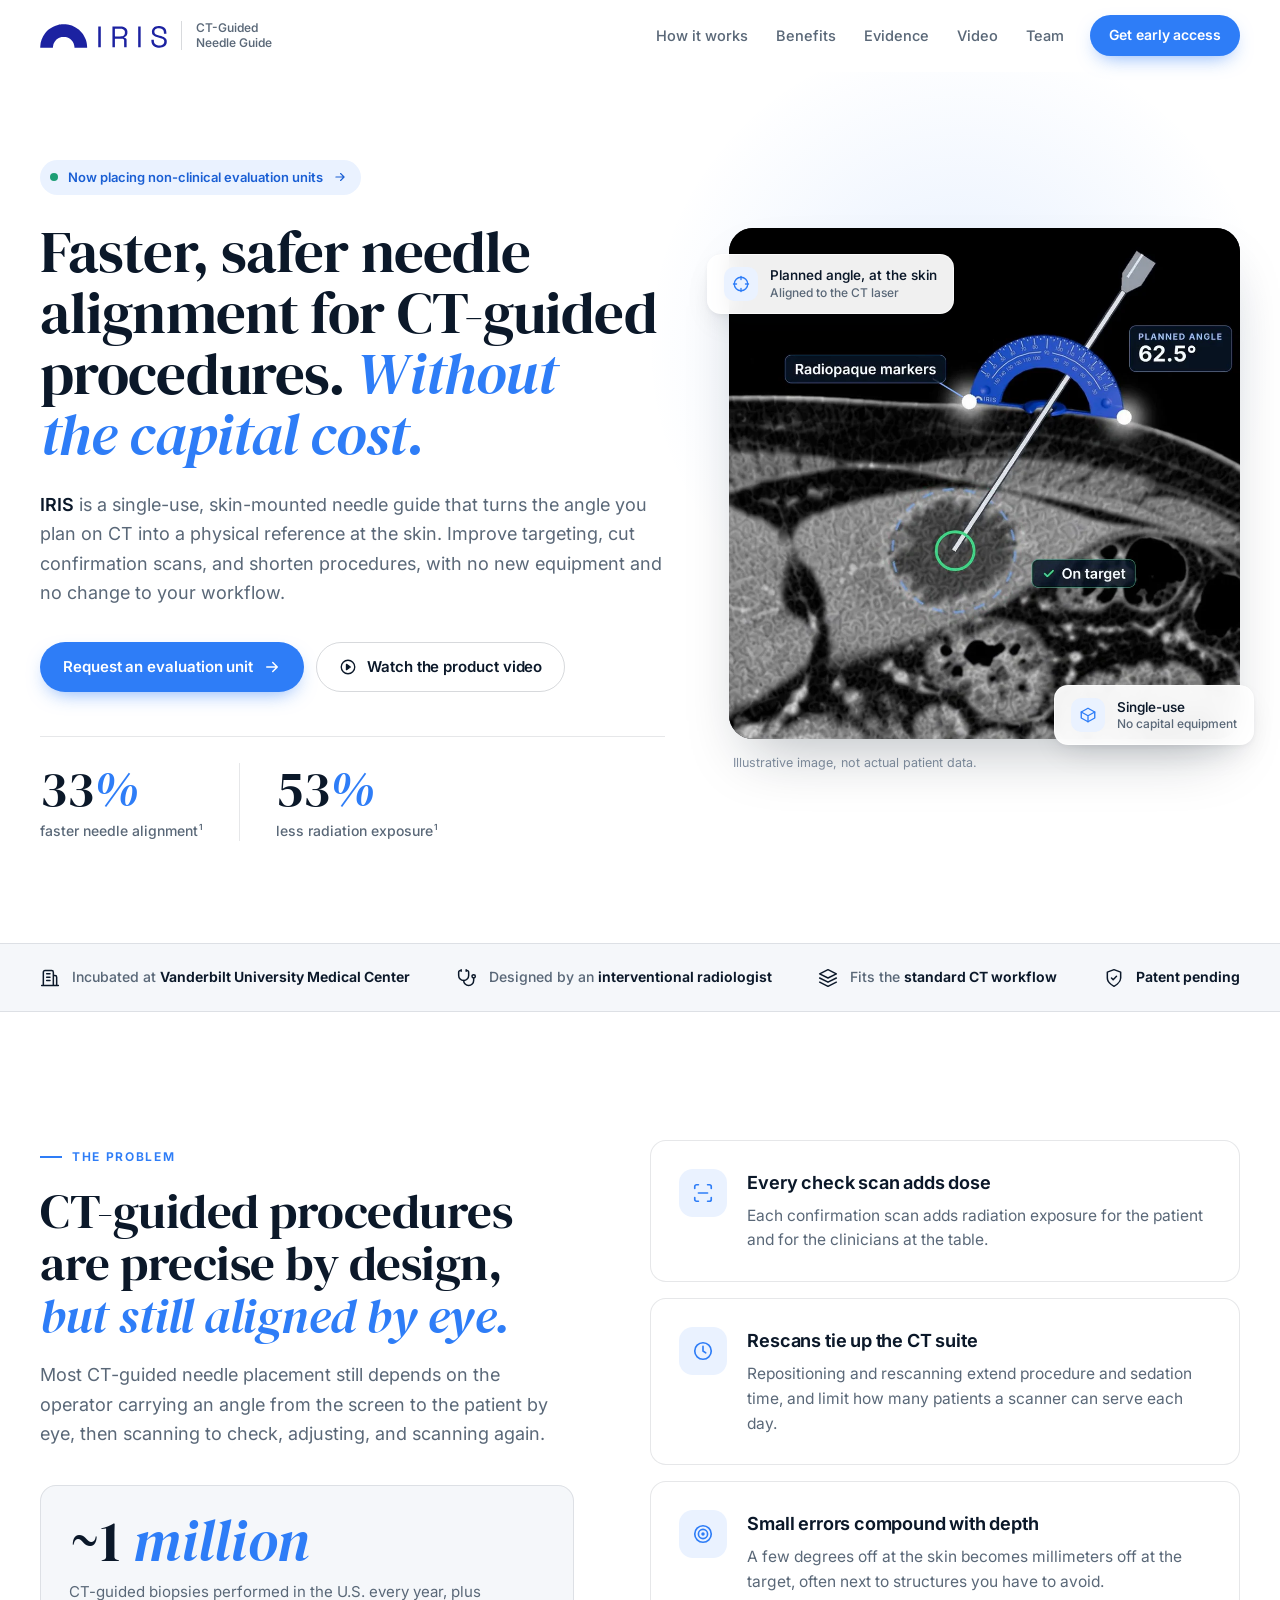
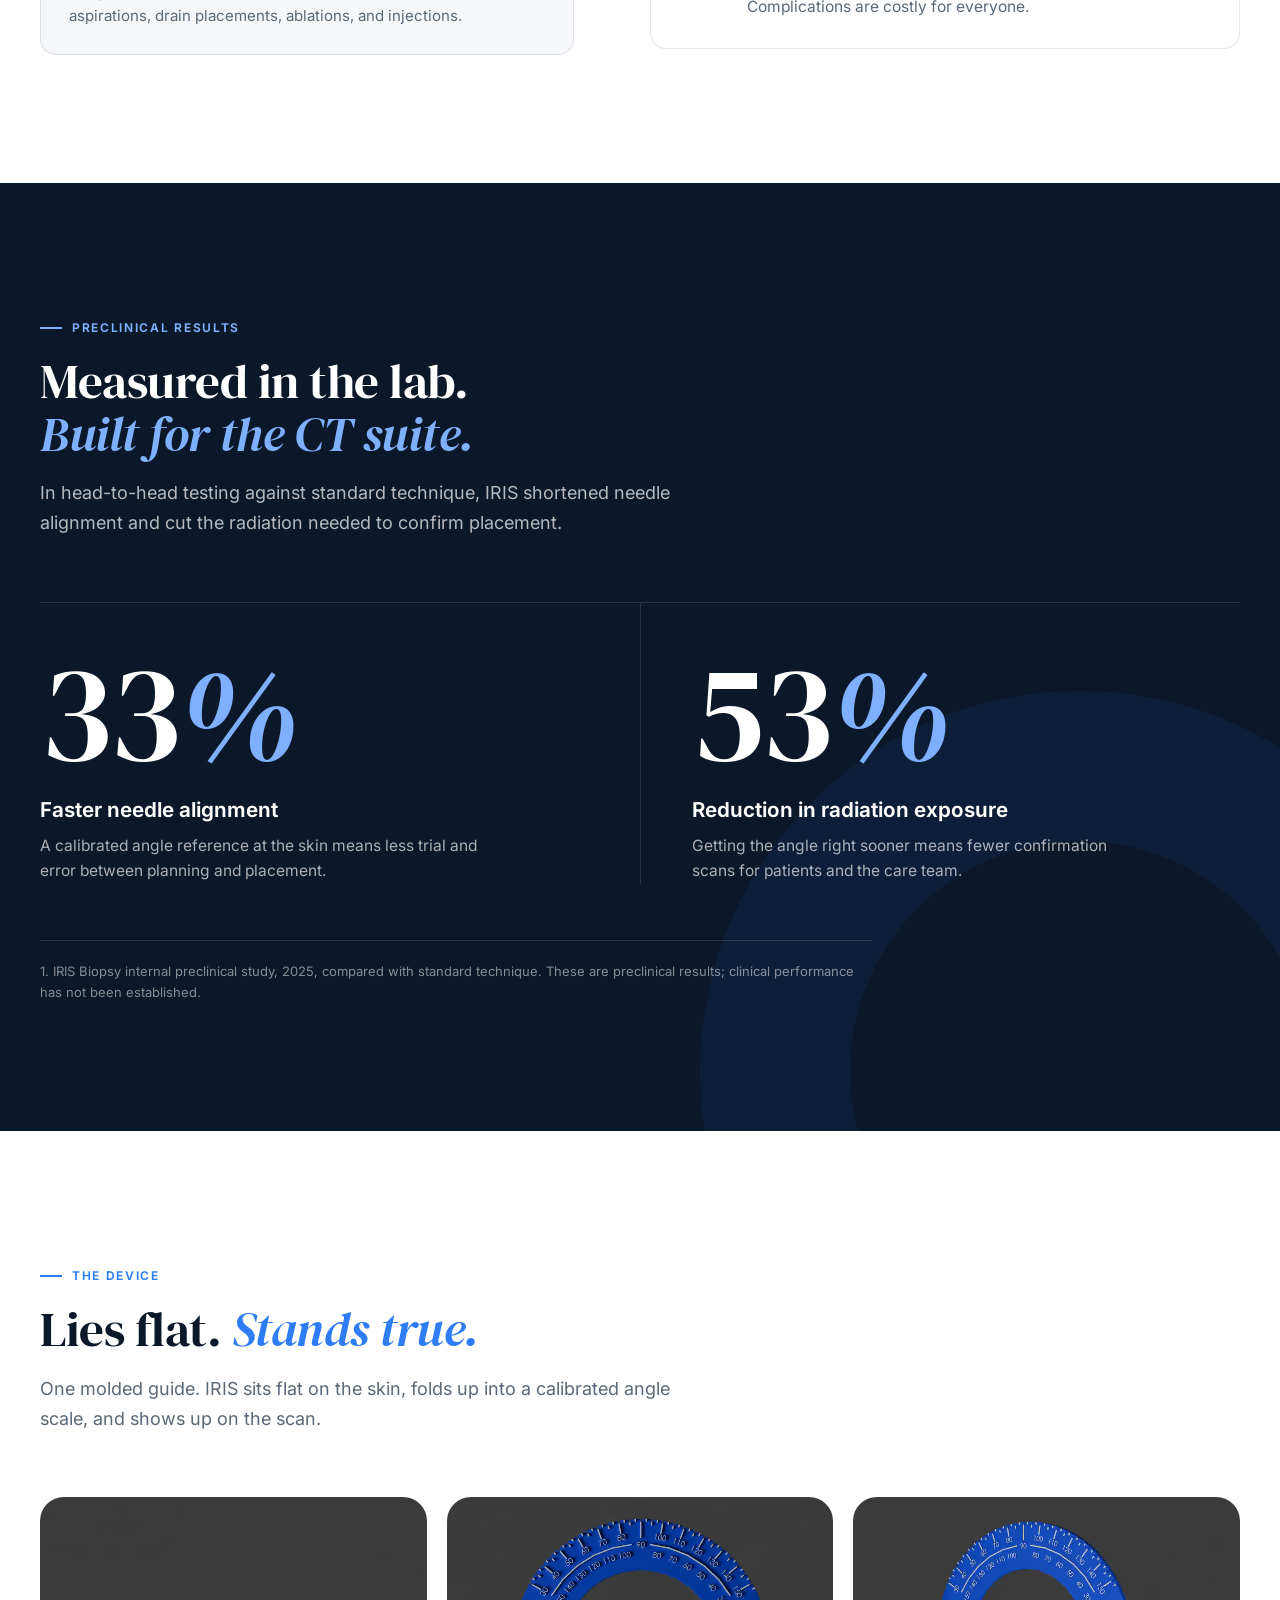
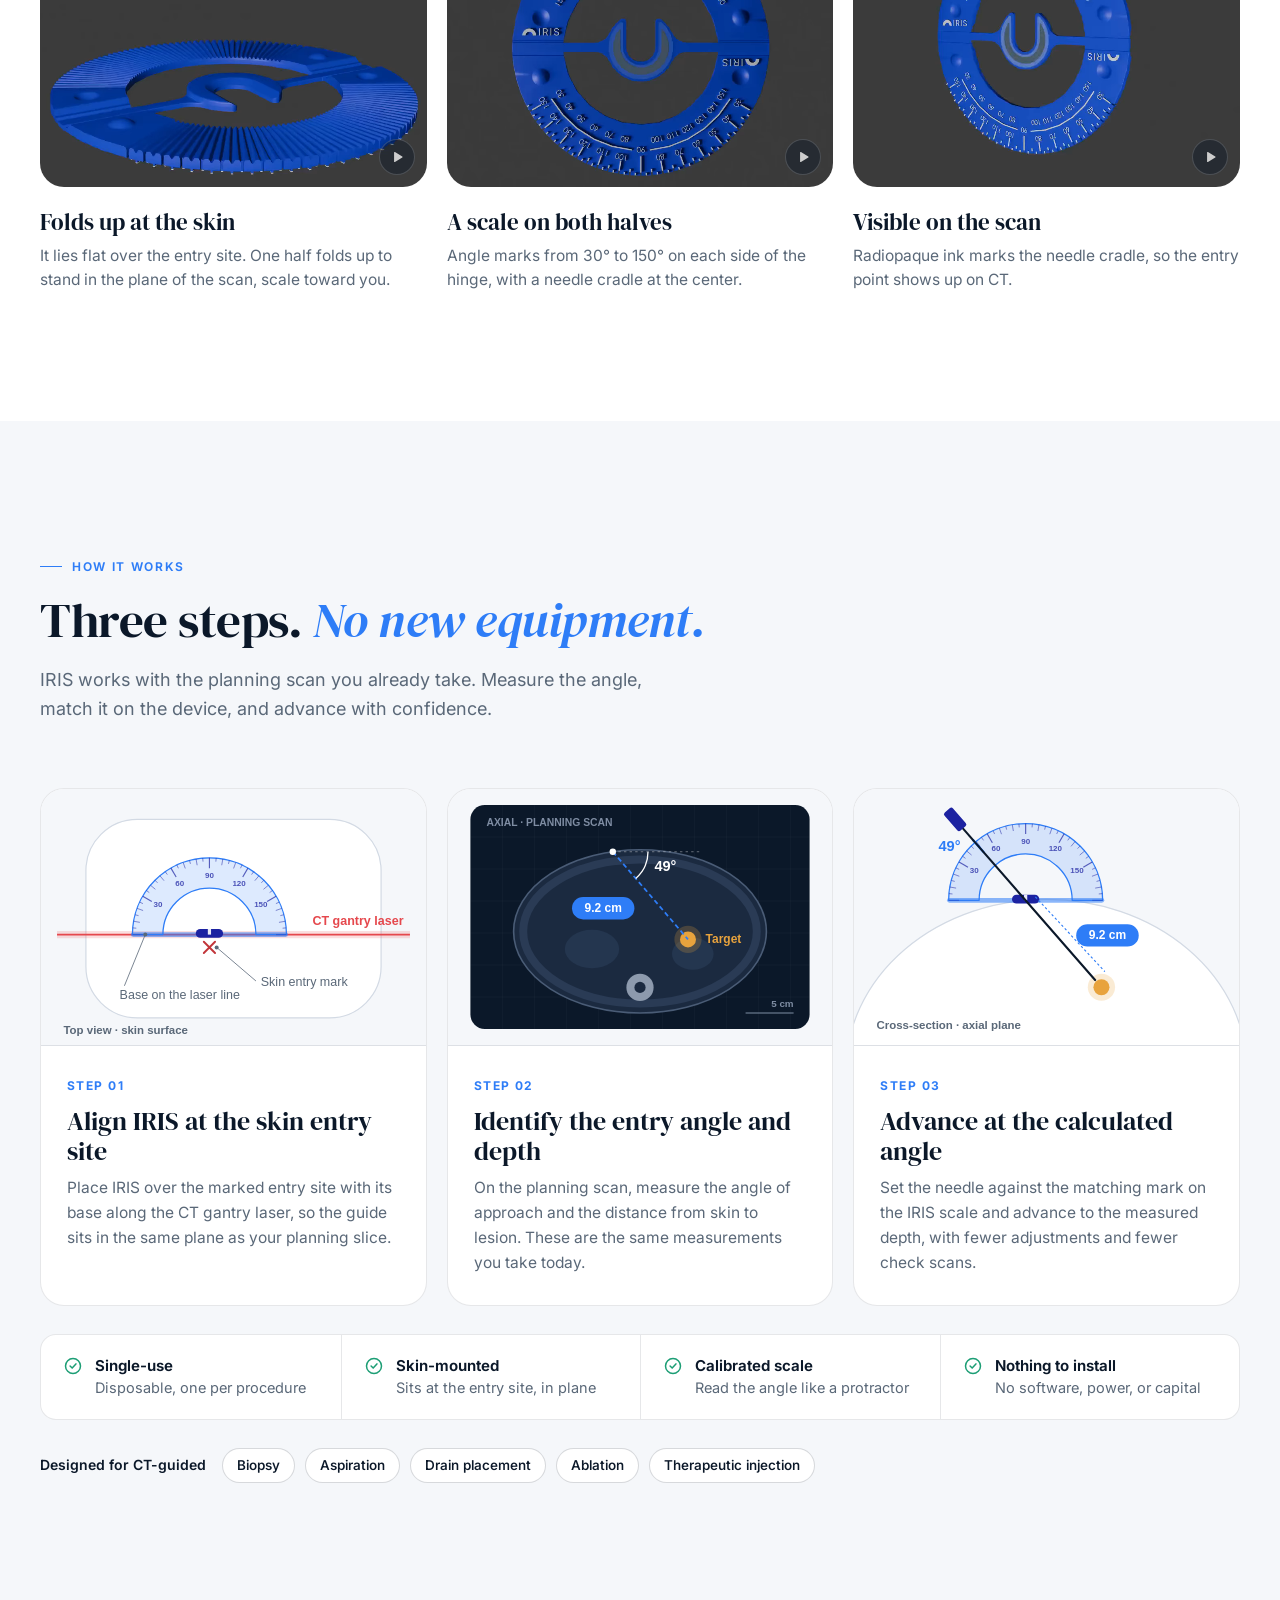
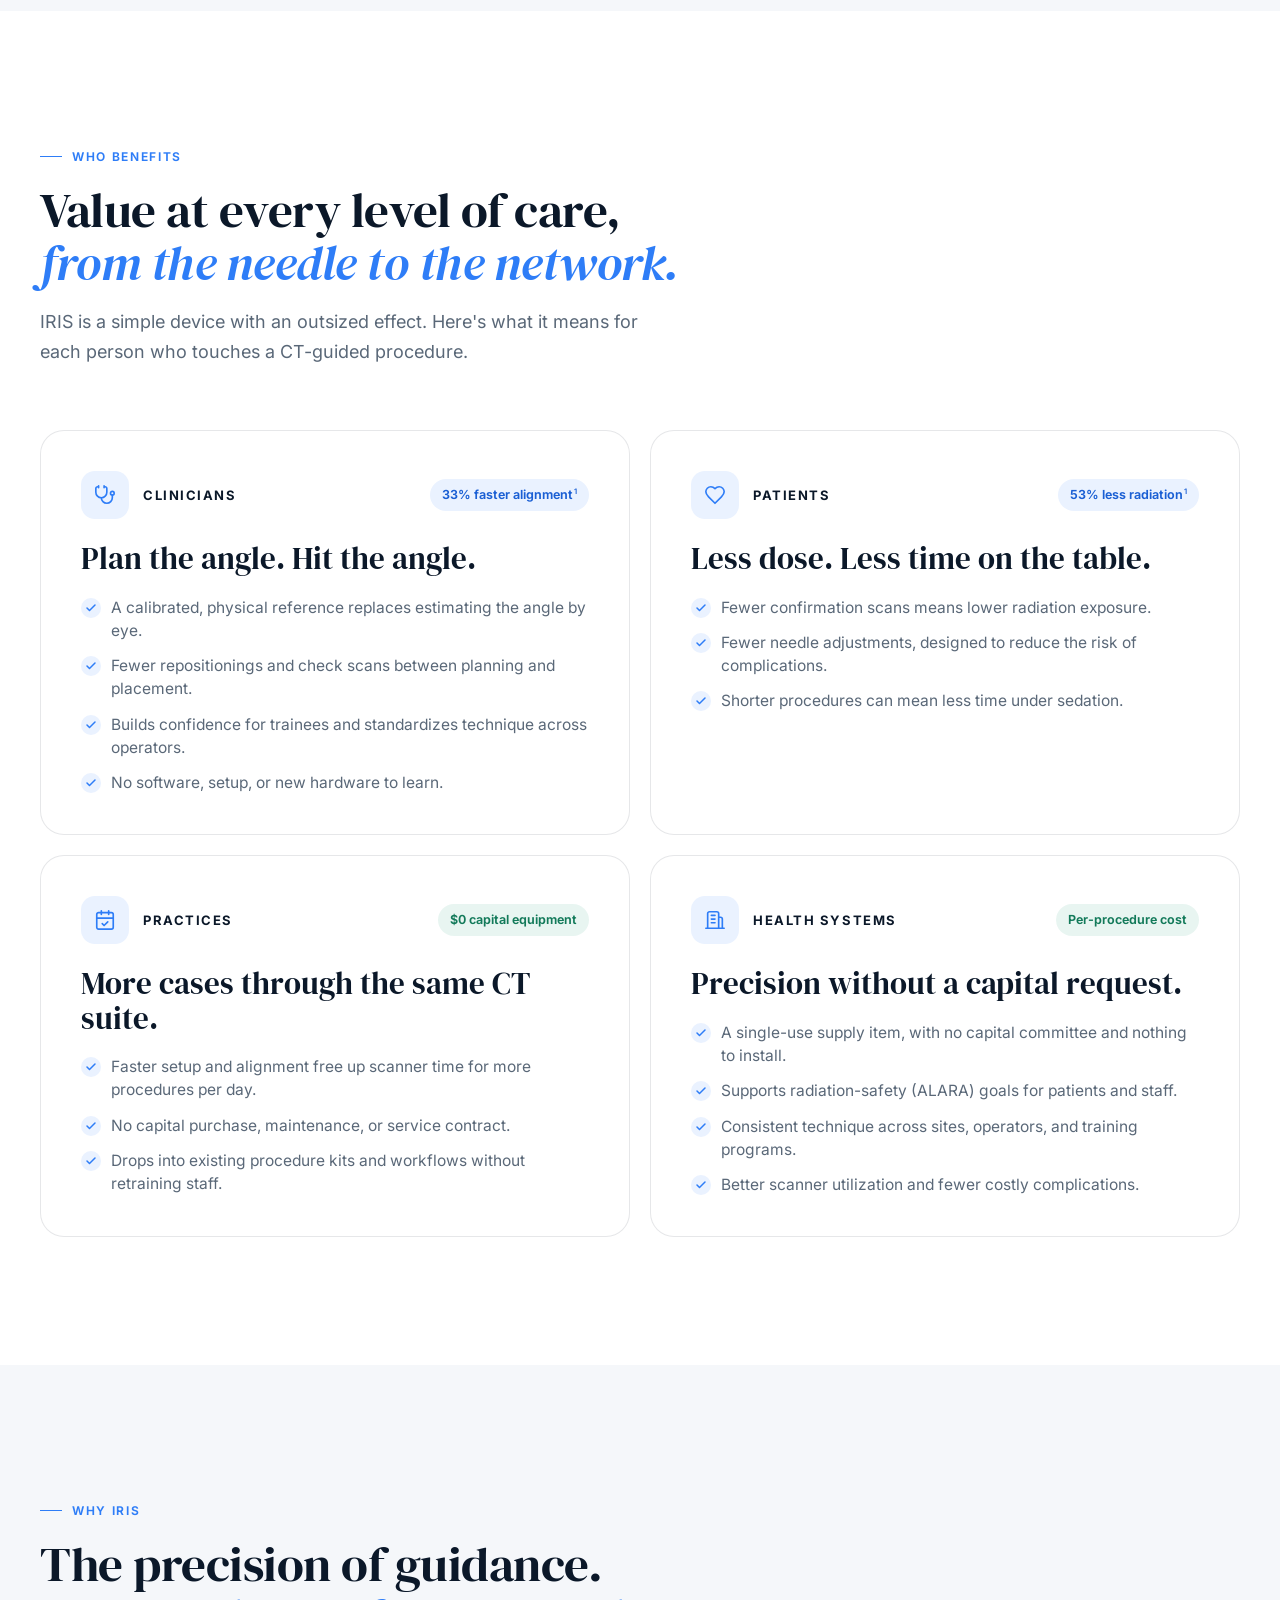
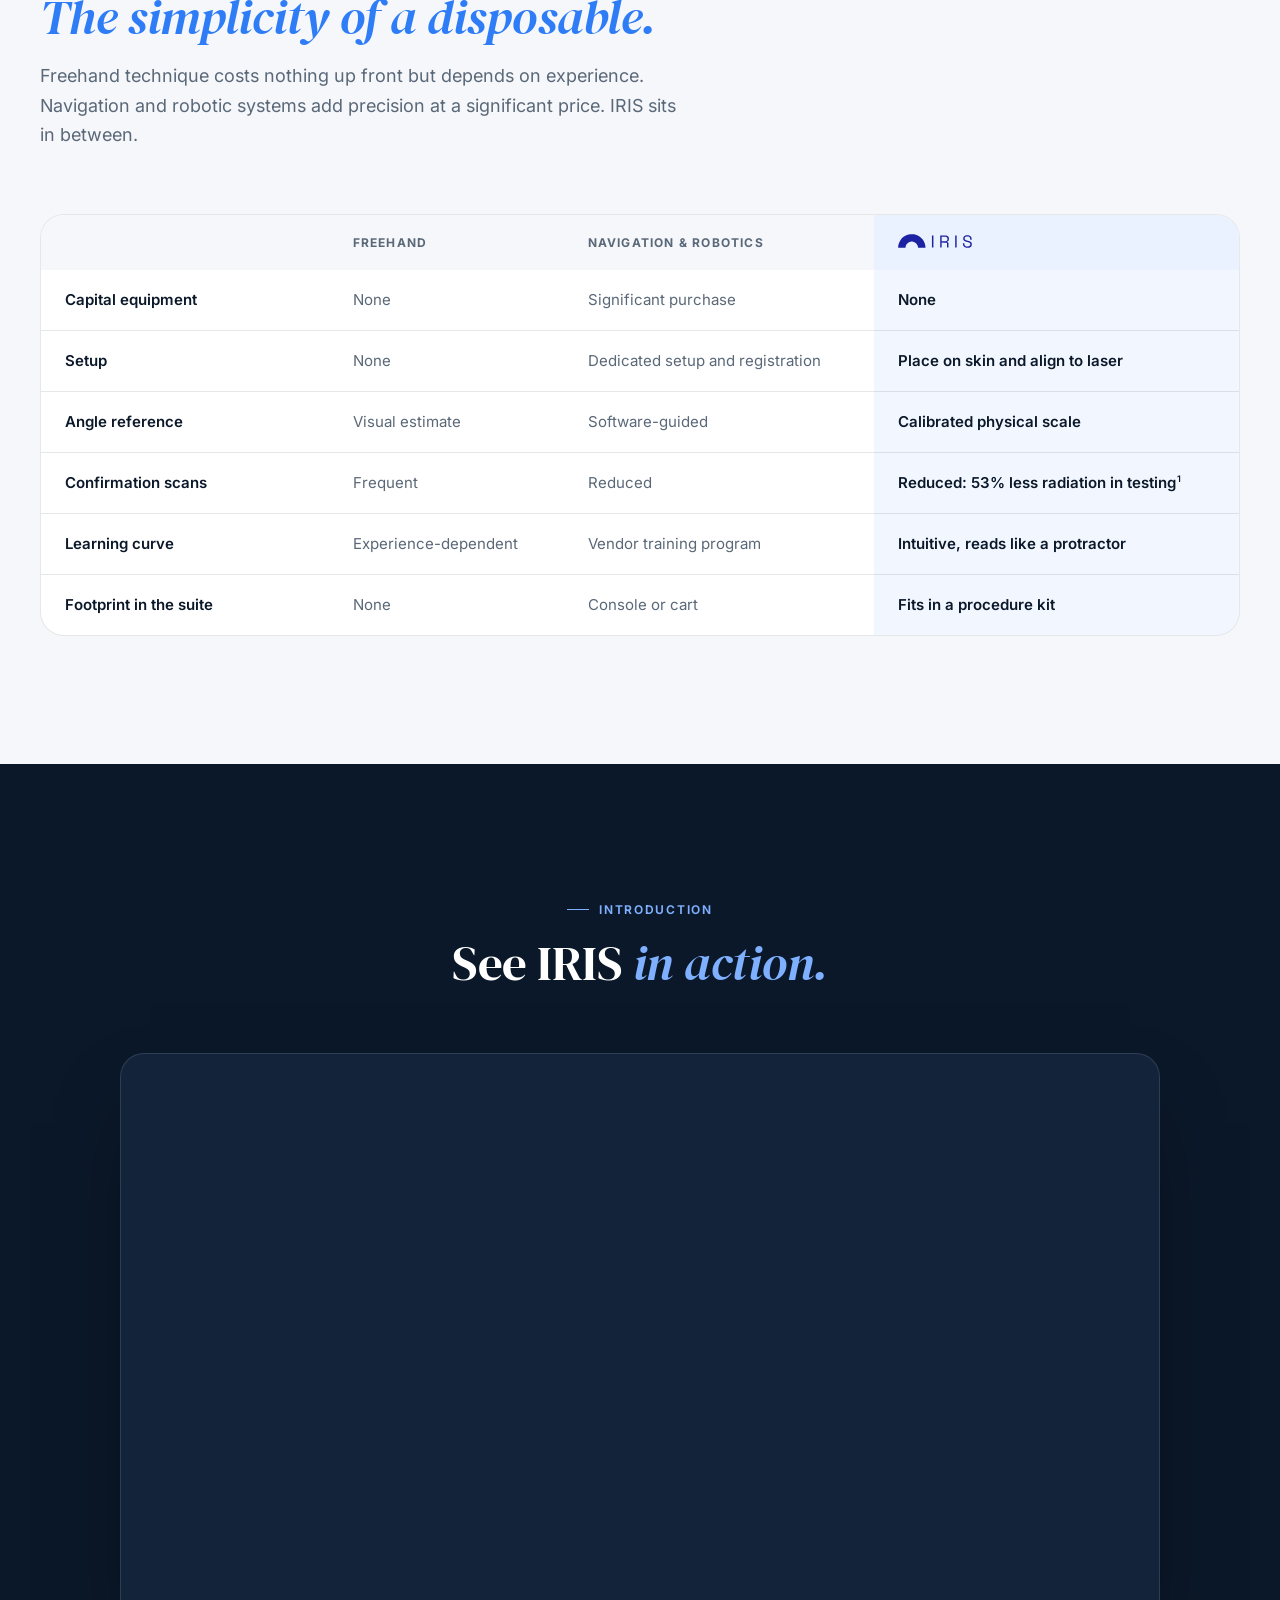
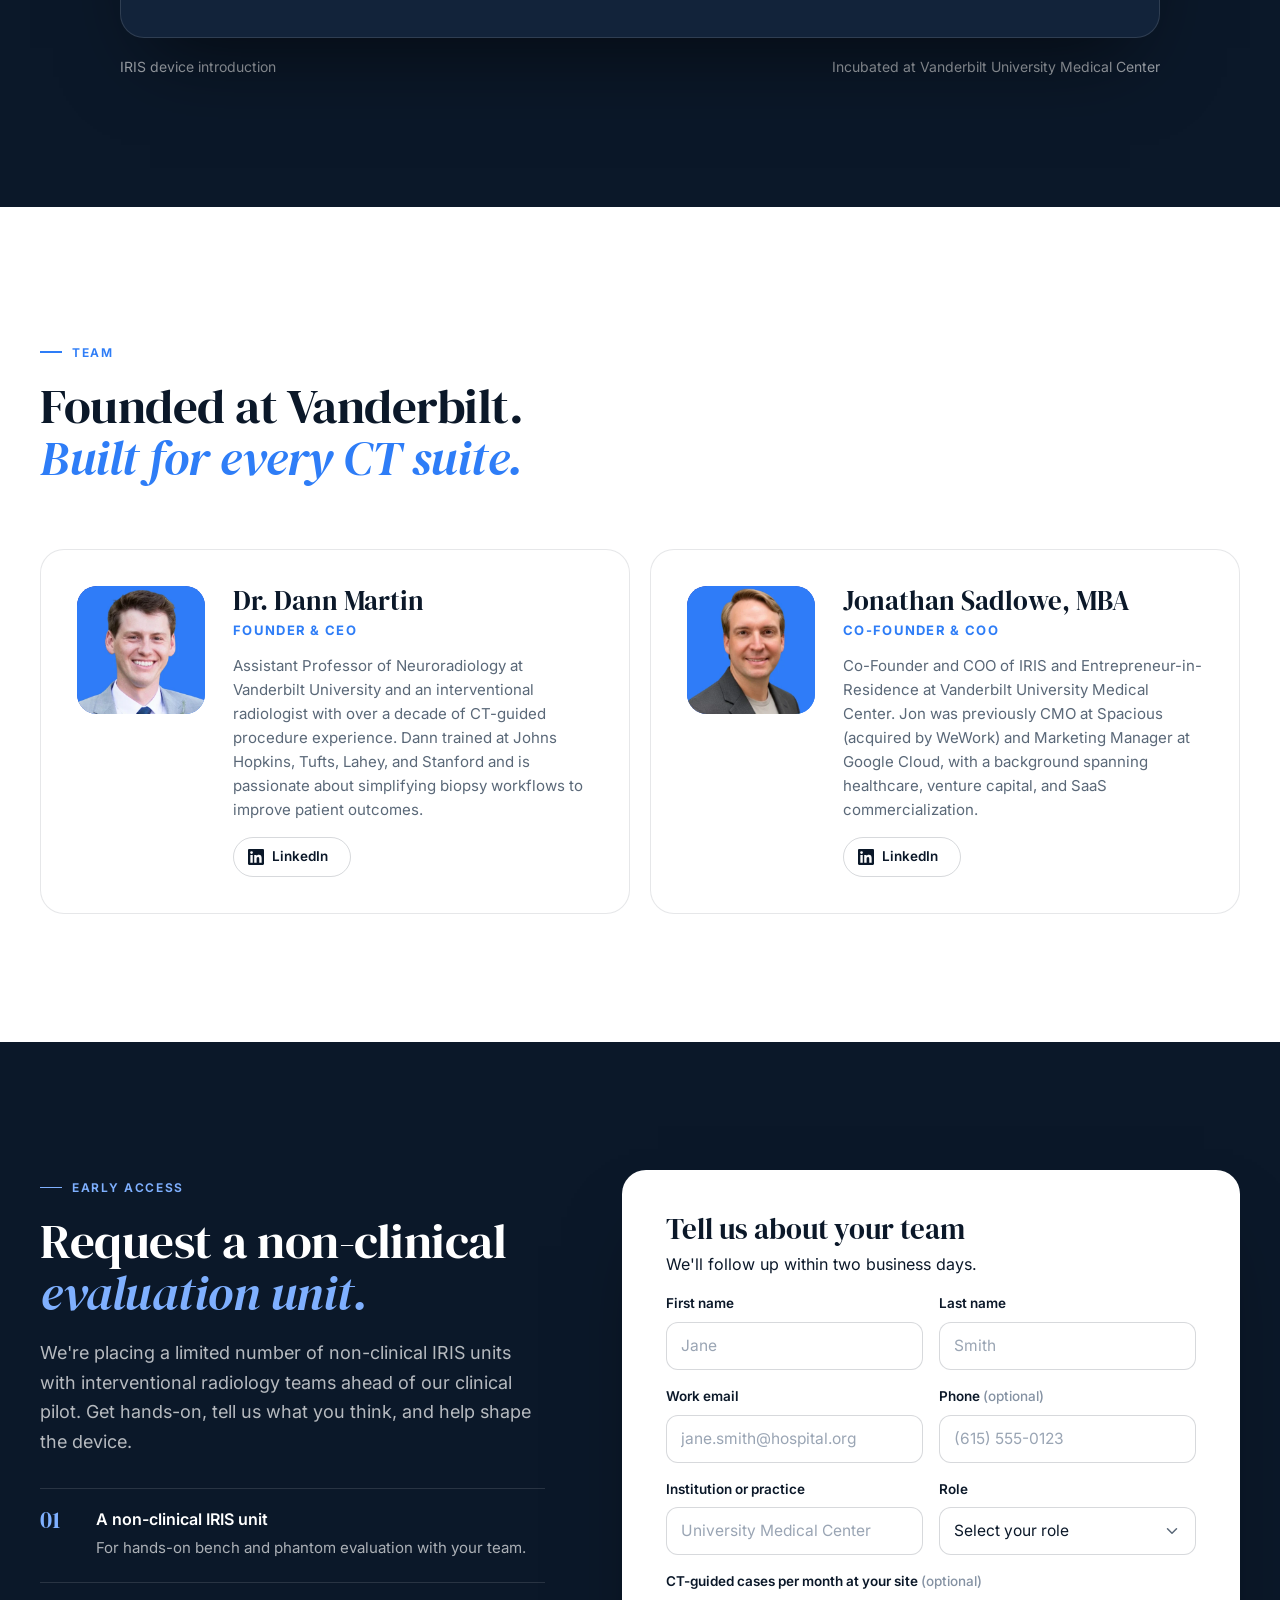
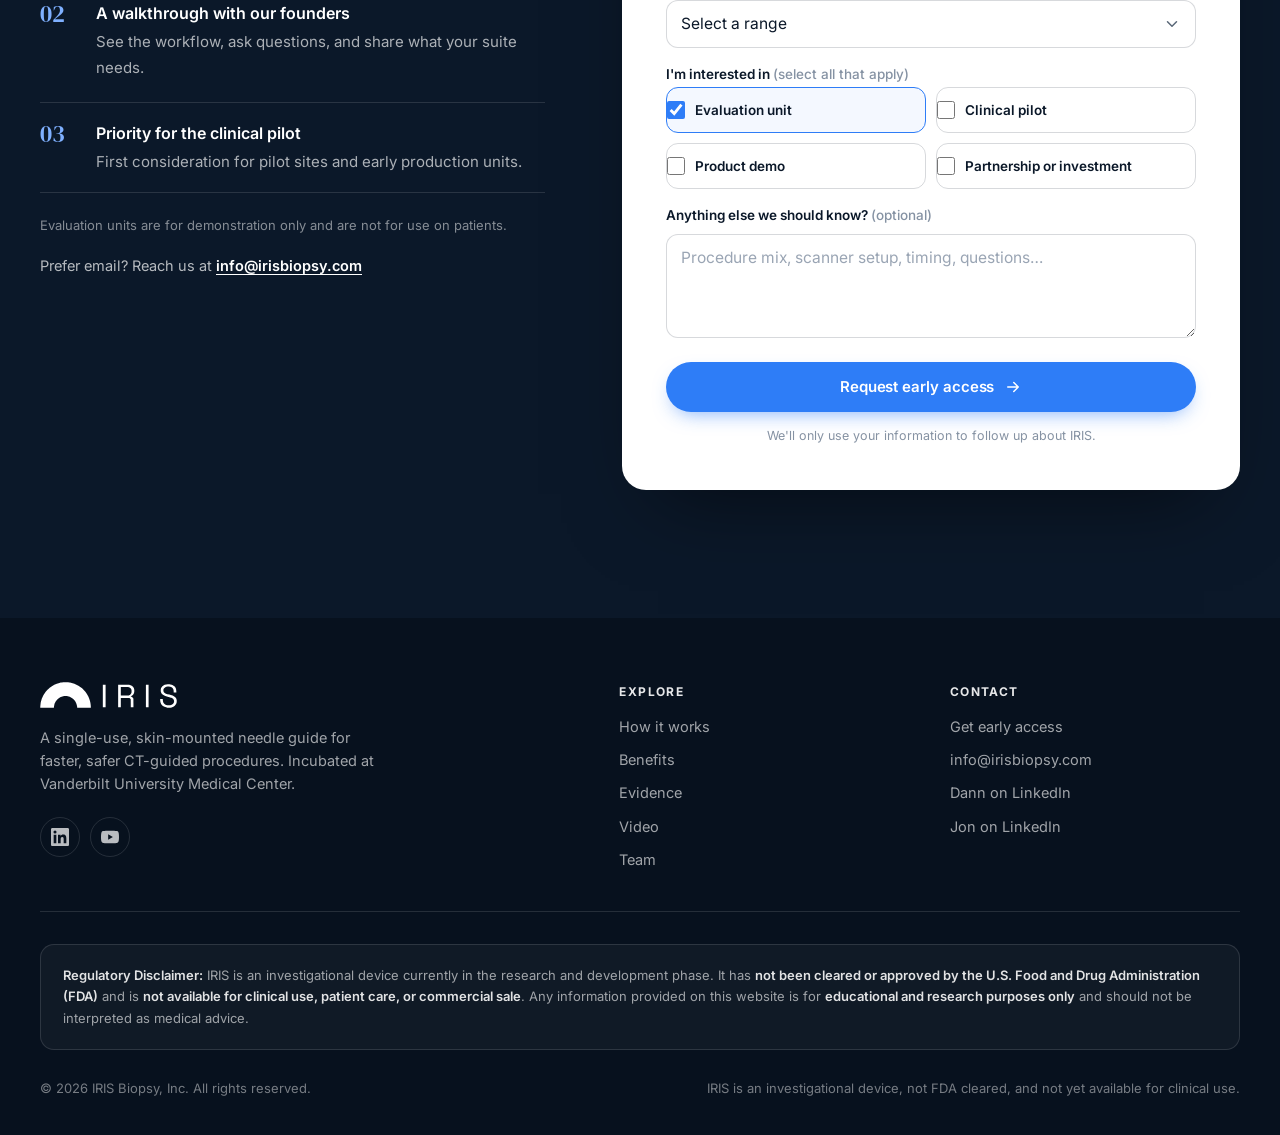
<file: index.html>
<!doctype html>
<html lang="en">
<head>
  <meta charset="utf-8" />
  <meta name="viewport" content="width=device-width, initial-scale=1" />
  <title>IRIS | CT-Guided Needle Guide: Faster, Safer Needle Alignment</title>
  <meta name="description" content="IRIS is a single-use, skin-mounted needle guide for CT-guided procedures. In preclinical testing: 33% faster needle alignment and 53% less radiation, with no capital equipment." />
  <link rel="canonical" href="https://www.irisbiopsy.com/" />
  <meta name="theme-color" content="#0B1829" />

  <!-- Social sharing -->
  <meta property="og:type" content="website" />
  <meta property="og:site_name" content="IRIS Biopsy" />
  <meta property="og:title" content="IRIS | Faster, safer needle alignment for CT-guided procedures" />
  <meta property="og:description" content="A single-use, skin-mounted needle guide. 33% faster needle alignment and 53% less radiation in preclinical testing, with no capital equipment." />
  <meta property="og:url" content="https://www.irisbiopsy.com/" />
  <meta property="og:image" content="https://www.irisbiopsy.com/assets/img/og-image.png" />
  <meta property="og:image:width" content="1200" />
  <meta property="og:image:height" content="630" />
  <meta name="twitter:card" content="summary_large_image" />
  <meta name="twitter:title" content="IRIS | Faster, safer needle alignment for CT-guided procedures" />
  <meta name="twitter:description" content="33% faster needle alignment and 53% less radiation in preclinical testing, with no capital equipment." />
  <meta name="twitter:image" content="https://www.irisbiopsy.com/assets/img/og-image.png" />

  <!-- Icons -->
  <link rel="icon" href="assets/img/favicon.svg" type="image/svg+xml" />
  <link rel="icon" href="assets/img/favicon-32.png" sizes="32x32" type="image/png" />
  <link rel="apple-touch-icon" href="assets/img/apple-touch-icon.png" />
  <link rel="manifest" href="site.webmanifest" />

  <!-- Fonts (self-hosted) -->
  <link rel="preload" href="assets/fonts/dm-serif-display-latin-400-normal.woff2" as="font" type="font/woff2" crossorigin />
  <link rel="preload" href="assets/fonts/inter-latin-wght-normal.woff2" as="font" type="font/woff2" crossorigin />

  <link rel="stylesheet" href="css/styles.css" />
  <script>document.documentElement.classList.add('js');</script>

  <script type="application/ld+json">
  {
    "@context": "https://schema.org",
    "@type": "Organization",
    "name": "IRIS Biopsy, Inc.",
    "url": "https://www.irisbiopsy.com/",
    "logo": "https://www.irisbiopsy.com/assets/img/icon-512.png",
    "description": "IRIS is a single-use, skin-mounted needle guide for CT-guided procedures.",
    "sameAs": ["https://www.linkedin.com/company/iris-biopsy/", "https://www.youtube.com/@IRISBiopsy"],
    "founder": [
      { "@type": "Person", "name": "Dann Martin, MD", "jobTitle": "Founder & CEO" },
      { "@type": "Person", "name": "Jonathan Sadlowe, MBA", "jobTitle": "Co-Founder & COO" }
    ]
  }
  </script>

  <script src="js/config.js" defer></script>
  <script src="js/main.js" defer></script>
  <script src="js/analytics.js" defer></script>
</head>
<body>
  <!-- Icon sprite -->
  <svg width="0" height="0" style="position:absolute" aria-hidden="true" focusable="false">
    <defs>
      <symbol id="i-scan" viewBox="0 0 24 24" fill="none" stroke="currentColor" stroke-width="1.8" stroke-linecap="round" stroke-linejoin="round"><path d="M3 7V5a2 2 0 0 1 2-2h2M17 3h2a2 2 0 0 1 2 2v2M21 17v2a2 2 0 0 1-2 2h-2M7 21H5a2 2 0 0 1-2-2v-2"/><path d="M7 12h10"/></symbol>
      <symbol id="i-clock" viewBox="0 0 24 24" fill="none" stroke="currentColor" stroke-width="1.8" stroke-linecap="round" stroke-linejoin="round"><circle cx="12" cy="12" r="9"/><path d="M12 7v5l3 2"/></symbol>
      <symbol id="i-target" viewBox="0 0 24 24" fill="none" stroke="currentColor" stroke-width="1.8" stroke-linecap="round" stroke-linejoin="round"><circle cx="12" cy="12" r="9"/><circle cx="12" cy="12" r="5"/><circle cx="12" cy="12" r="1"/></symbol>
      <symbol id="i-crosshair" viewBox="0 0 24 24" fill="none" stroke="currentColor" stroke-width="1.8" stroke-linecap="round" stroke-linejoin="round"><circle cx="12" cy="12" r="9"/><path d="M22 12h-4M6 12H2M12 6V2M12 22v-4"/></symbol>
      <symbol id="i-box" viewBox="0 0 24 24" fill="none" stroke="currentColor" stroke-width="1.8" stroke-linecap="round" stroke-linejoin="round"><path d="M21 8 12 3 3 8v8l9 5 9-5V8Z"/><path d="m3 8 9 5 9-5M12 13v8"/></symbol>
      <symbol id="i-building" viewBox="0 0 24 24" fill="none" stroke="currentColor" stroke-width="1.8" stroke-linecap="round" stroke-linejoin="round"><path d="M4 21V5a2 2 0 0 1 2-2h8a2 2 0 0 1 2 2v16M16 9h2a2 2 0 0 1 2 2v10M2 21h20"/><path d="M8 7h4M8 11h4M8 15h4"/></symbol>
      <symbol id="i-stethoscope" viewBox="0 0 24 24" fill="none" stroke="currentColor" stroke-width="1.8" stroke-linecap="round" stroke-linejoin="round"><path d="M11 2v2M5 2v2M5 3H4a2 2 0 0 0-2 2v4a6 6 0 0 0 12 0V5a2 2 0 0 0-2-2h-1"/><path d="M8 15a6 6 0 0 0 12 0v-3"/><circle cx="20" cy="10" r="2"/></symbol>
      <symbol id="i-shield" viewBox="0 0 24 24" fill="none" stroke="currentColor" stroke-width="1.8" stroke-linecap="round" stroke-linejoin="round"><path d="M12 22s8-4 8-10V5l-8-3-8 3v7c0 6 8 10 8 10Z"/><path d="m9 12 2 2 4-4"/></symbol>
      <symbol id="i-layers" viewBox="0 0 24 24" fill="none" stroke="currentColor" stroke-width="1.8" stroke-linecap="round" stroke-linejoin="round"><path d="m12 2 10 5-10 5L2 7l10-5Z"/><path d="m2 17 10 5 10-5"/><path d="m2 12 10 5 10-5"/></symbol>
      <symbol id="i-heart" viewBox="0 0 24 24" fill="none" stroke="currentColor" stroke-width="1.8" stroke-linecap="round" stroke-linejoin="round"><path d="M19 14c1.5-1.5 3-3.2 3-5.5A5.5 5.5 0 0 0 16.5 3c-1.8 0-3 .5-4.5 2-1.5-1.5-2.7-2-4.5-2A5.5 5.5 0 0 0 2 8.5c0 2.3 1.5 4 3 5.5l7 7 7-7Z"/></symbol>
      <symbol id="i-calendar" viewBox="0 0 24 24" fill="none" stroke="currentColor" stroke-width="1.8" stroke-linecap="round" stroke-linejoin="round"><rect x="3" y="4" width="18" height="18" rx="2"/><path d="M16 2v4M8 2v4M3 10h18M9 16l2 2 4-4"/></symbol>
      <symbol id="i-check" viewBox="0 0 24 24" fill="none" stroke="currentColor" stroke-width="2.2" stroke-linecap="round" stroke-linejoin="round"><path d="M20 6 9 17l-5-5"/></symbol>
      <symbol id="i-check-circle" viewBox="0 0 24 24" fill="none" stroke="currentColor" stroke-width="1.8" stroke-linecap="round" stroke-linejoin="round"><circle cx="12" cy="12" r="9"/><path d="m8.5 12 2.5 2.5 4.5-5"/></symbol>
      <symbol id="i-play" viewBox="0 0 24 24" fill="none" stroke="currentColor" stroke-width="1.8" stroke-linecap="round" stroke-linejoin="round"><circle cx="12" cy="12" r="9"/><path d="m10 8.5 5 3.5-5 3.5v-7Z" fill="currentColor"/></symbol>
      <symbol id="i-play-solid" viewBox="0 0 24 24" fill="currentColor"><path d="M7 4.5v15a1 1 0 0 0 1.5.86l12.5-7.5a1 1 0 0 0 0-1.72L8.5 3.64A1 1 0 0 0 7 4.5Z"/></symbol>
      <symbol id="i-pause" viewBox="0 0 24 24" fill="currentColor"><rect x="5" y="4" width="5" height="16" rx="1.2"/><rect x="14" y="4" width="5" height="16" rx="1.2"/></symbol>
      <symbol id="i-arrow" viewBox="0 0 24 24" fill="none" stroke="currentColor" stroke-width="2" stroke-linecap="round" stroke-linejoin="round"><path d="M5 12h14M13 6l6 6-6 6"/></symbol>
      <symbol id="i-linkedin" viewBox="0 0 24 24" fill="currentColor"><path d="M20.45 20.45h-3.56v-5.57c0-1.33-.03-3.04-1.85-3.04-1.86 0-2.14 1.45-2.14 2.94v5.67H9.35V9h3.41v1.56h.05c.48-.9 1.64-1.85 3.37-1.85 3.6 0 4.27 2.37 4.27 5.46v6.28ZM5.34 7.43a2.06 2.06 0 1 1 0-4.13 2.06 2.06 0 0 1 0 4.13ZM7.12 20.45H3.56V9h3.56v11.45ZM22.22 0H1.77C.79 0 0 .77 0 1.73v20.54C0 23.23.79 24 1.77 24h20.45c.98 0 1.78-.77 1.78-1.73V1.73C24 .77 23.2 0 22.22 0Z"/></symbol>
      <symbol id="i-youtube" viewBox="0 0 24 24" fill="currentColor"><path d="M23.5 6.19a3.02 3.02 0 0 0-2.12-2.14C19.5 3.55 12 3.55 12 3.55s-7.5 0-9.38.5A3.02 3.02 0 0 0 .5 6.19C0 8.07 0 12 0 12s0 3.93.5 5.81a3.02 3.02 0 0 0 2.12 2.14c1.88.5 9.38.5 9.38.5s7.5 0 9.38-.5a3.02 3.02 0 0 0 2.12-2.14C24 15.93 24 12 24 12s0-3.93-.5-5.81ZM9.55 15.57V8.43L15.82 12l-6.27 3.57Z"/></symbol>
      <symbol id="i-mail" viewBox="0 0 24 24" fill="none" stroke="currentColor" stroke-width="1.8" stroke-linecap="round" stroke-linejoin="round"><rect x="2" y="4" width="20" height="16" rx="2"/><path d="m22 7-10 6L2 7"/></symbol>
    </defs>
  </svg>

  <a class="skip-link" href="#main">Skip to content</a>

  <!-- ============ Header ============ -->
  <header class="site-header" id="top">
    <div class="container header-inner">
      <a class="brand" href="#top" aria-label="IRIS Biopsy, back to top">
        <img src="assets/img/iris-logo.svg" alt="IRIS" width="127" height="24" />
        <span class="brand-tag">CT-Guided<br />Needle Guide</span>
      </a>

      <button class="nav-toggle" type="button" aria-expanded="false" aria-controls="site-nav" aria-label="Open menu">
        <span></span>
      </button>

      <nav class="nav" id="site-nav" aria-label="Primary">
        <a href="#how-it-works">How it works</a>
        <a href="#benefits">Benefits</a>
        <a href="#evidence">Evidence</a>
        <a href="#video">Video</a>
        <a href="#team">Team</a>
        <a class="btn btn--primary btn--sm" href="#early-access">Get early access</a>
      </nav>
    </div>
  </header>

  <main id="main">

    <!-- ============ Hero ============ -->
    <section class="hero" aria-labelledby="hero-title">
      <div class="container hero-grid">
        <div class="hero-copy">
          <a class="status-pill reveal" href="#early-access">
            <span class="dot" aria-hidden="true"></span>
            Now placing non-clinical evaluation units
            <svg class="arrow" width="14" height="14" aria-hidden="true"><use href="#i-arrow" /></svg>
          </a>

          <h1 class="display reveal" id="hero-title" data-delay="1">
            Faster, safer needle alignment for <span class="nowrap">CT-guided</span> procedures. <em>Without the capital cost.</em>
          </h1>

          <p class="lead reveal" data-delay="2">
            <strong style="color:var(--navy);font-weight:600">IRIS</strong> is a single-use, skin-mounted needle guide that turns the angle you plan on CT into a physical reference at the skin. Improve targeting, cut confirmation scans, and shorten procedures, with no new equipment and no change to your workflow.
          </p>

          <div class="hero-ctas reveal" data-delay="2">
            <a class="btn btn--primary" href="#early-access">
              Request an evaluation unit
              <svg aria-hidden="true"><use href="#i-arrow" /></svg>
            </a>
            <a class="btn btn--ghost" href="#video">
              <svg aria-hidden="true"><use href="#i-play" /></svg>
              Watch the product video
            </a>
          </div>

          <div class="hero-stats reveal" data-delay="3">
            <div class="hero-stat">
              <div class="num"><span data-count="33">33</span><em>%</em></div>
              <div class="lbl">faster needle alignment<sup class="fn"><a href="#fn-1" aria-label="See footnote 1">1</a></sup></div>
            </div>
            <div class="hero-stat">
              <div class="num"><span data-count="53">53</span><em>%</em></div>
              <div class="lbl">less radiation exposure<sup class="fn"><a href="#fn-1" aria-label="See footnote 1">1</a></sup></div>
            </div>
          </div>
        </div>

        <div class="hero-media reveal" data-delay="2">
          <div class="hero-frame">
            <!-- Hero animation: a muted, looping square video. The poster is the still frame shown before it plays and to visitors with "reduce motion" on. -->
            <video class="hero-video" autoplay muted loop playsinline preload="auto" poster="assets/img/iris-hero-poster.webp" width="960" height="960" aria-label="Animation of a CT scan view: IRIS sits on the skin with its radiopaque markers visible, and a needle set at the planned 62.5 degree angle advances to the target.">
              <source src="assets/video/iris-hero.mp4" type="video/mp4" />
            </video>
          </div>
          <div class="hero-chip hero-chip--a">
            <span class="ico"><svg aria-hidden="true"><use href="#i-box" /></svg></span>
            <span>Single-use<small>No capital equipment</small></span>
          </div>
          <div class="hero-chip hero-chip--b">
            <span class="ico"><svg aria-hidden="true"><use href="#i-crosshair" /></svg></span>
            <span>Planned angle, at the skin<small>Aligned to the CT laser</small></span>
          </div>
          <p class="hero-caption">Illustrative image, not actual patient data.</p>
        </div>
      </div>
    </section>

    <!-- ============ Trust strip ============ -->
    <div class="trust">
      <div class="container trust-inner">
        <div class="trust-item"><svg aria-hidden="true"><use href="#i-building" /></svg><span>Incubated at <strong>Vanderbilt University Medical Center</strong></span></div>
        <div class="trust-item"><svg aria-hidden="true"><use href="#i-stethoscope" /></svg><span>Designed by an <strong>interventional radiologist</strong></span></div>
        <div class="trust-item"><svg aria-hidden="true"><use href="#i-layers" /></svg><span>Fits the <strong>standard CT workflow</strong></span></div>
        <div class="trust-item"><svg aria-hidden="true"><use href="#i-shield" /></svg><span><strong>Patent pending</strong></span></div>
      </div>
    </div>

    <!-- ============ Problem ============ -->
    <section class="section" id="problem" aria-labelledby="problem-title">
      <div class="container problem-grid">
        <div class="section-head reveal">
          <p class="eyebrow">The problem</p>
          <h2 class="h2" id="problem-title">CT-guided procedures are precise by design, <em>but still aligned by eye.</em></h2>
          <p class="lead">Most CT-guided needle placement still depends on the operator carrying an angle from the screen to the patient by eye, then scanning to check, adjusting, and scanning again.</p>
          <div class="big-figure">
            <div class="num">~1 <em>million</em></div>
            <p>CT-guided biopsies performed in the U.S. every year, plus aspirations, drain placements, ablations, and injections.</p>
          </div>
        </div>

        <div class="problem-list">
          <article class="problem-card reveal">
            <span class="icon-tile"><svg aria-hidden="true"><use href="#i-scan" /></svg></span>
            <div>
              <h3>Every check scan adds dose</h3>
              <p>Each confirmation scan adds radiation exposure for the patient and for the clinicians at the table.</p>
            </div>
          </article>
          <article class="problem-card reveal" data-delay="1">
            <span class="icon-tile"><svg aria-hidden="true"><use href="#i-clock" /></svg></span>
            <div>
              <h3>Rescans tie up the CT suite</h3>
              <p>Repositioning and rescanning extend procedure and sedation time, and limit how many patients a scanner can serve each day.</p>
            </div>
          </article>
          <article class="problem-card reveal" data-delay="2">
            <span class="icon-tile"><svg aria-hidden="true"><use href="#i-target" /></svg></span>
            <div>
              <h3>Small errors compound with depth</h3>
              <p>A few degrees off at the skin becomes millimeters off at the target, often next to structures you have to avoid. Complications are costly for everyone.</p>
            </div>
          </article>
        </div>
      </div>
    </section>

    <!-- ============ Evidence ============ -->
    <section class="section section--dark evidence" id="evidence" aria-labelledby="evidence-title">
      <div class="container">
        <div class="section-head reveal">
          <p class="eyebrow">Preclinical results</p>
          <h2 class="h2" id="evidence-title">Measured in the lab. <em>Built for the CT suite.</em></h2>
          <p class="lead">In head-to-head testing against standard technique, IRIS shortened needle alignment and cut the radiation needed to confirm placement.</p>
        </div>

        <div class="stat-grid">
          <div class="stat reveal">
            <div class="num"><span data-count="33">33</span><em>%</em></div>
            <h3>Faster needle alignment</h3>
            <p>A calibrated angle reference at the skin means less trial and error between planning and placement.</p>
          </div>
          <div class="stat reveal" data-delay="1">
            <div class="num"><span data-count="53">53</span><em>%</em></div>
            <h3>Reduction in radiation exposure</h3>
            <p>Getting the angle right sooner means fewer confirmation scans for patients and the care team.</p>
          </div>
        </div>

        <p class="footnote" id="fn-1">
          1. IRIS Biopsy internal preclinical study, 2025, compared with standard technique. These are preclinical results; clinical performance has not been established.
        </p>
      </div>
    </section>

    <!-- ============ Device clips ============ -->
    <!-- Clips: assets/video/iris-*.mp4 (4:3, no sound). Each plays while on screen; data-still
         is the second shown, without motion, to visitors who turn on "reduce motion". -->
    <section class="section" id="device" aria-labelledby="device-title">
      <div class="container">
        <div class="section-head reveal">
          <p class="eyebrow">The device</p>
          <h2 class="h2" id="device-title">Lies flat. <em>Stands true.</em></h2>
          <p class="lead">One molded guide. IRIS sits flat on the skin, folds up into a calibrated angle scale, and shows up on the scan.</p>
        </div>

        <ul class="clips" role="list">
          <li class="clip reveal">
            <div class="clip-media">
              <video muted loop playsinline preload="none" width="960" height="720" poster="assets/img/clip-fold.webp" data-still="3.4" aria-label="Animation: IRIS lies flat, then one half folds up into an angle scale.">
                <source src="assets/video/iris-fold.mp4" type="video/mp4" />
                <source src="assets/video/iris-fold.webm" type="video/webm" />
              </video>
              <button class="clip-toggle" type="button" aria-label="Play animation" hidden>
                <svg class="i-play" aria-hidden="true"><use href="#i-play-solid" /></svg>
                <svg class="i-pause" aria-hidden="true"><use href="#i-pause" /></svg>
              </button>
            </div>
            <h3>Folds up at the skin</h3>
            <p>It lies flat over the entry site. One half folds up to stand in the plane of the scan, scale toward you.</p>
          </li>
          <li class="clip reveal" data-delay="1">
            <div class="clip-media">
              <video muted loop playsinline preload="none" width="960" height="720" poster="assets/img/clip-spin.webp" data-still="0" aria-label="Animation: IRIS turns to show its front, with angle scales on both halves, and its ribbed back.">
                <source src="assets/video/iris-spin.mp4" type="video/mp4" />
                <source src="assets/video/iris-spin.webm" type="video/webm" />
              </video>
              <button class="clip-toggle" type="button" aria-label="Play animation" hidden>
                <svg class="i-play" aria-hidden="true"><use href="#i-play-solid" /></svg>
                <svg class="i-pause" aria-hidden="true"><use href="#i-pause" /></svg>
              </button>
            </div>
            <h3>A scale on both halves</h3>
            <p>Angle marks from 30° to 150° on each side of the hinge, with a needle cradle at the center.</p>
          </li>
          <li class="clip reveal" data-delay="2">
            <div class="clip-media">
              <video muted loop playsinline preload="none" width="960" height="720" poster="assets/img/clip-explode.webp" data-still="0.8" aria-label="Animation: exploded view of IRIS, with the radiopaque ink layer separating from the needle cradle.">
                <source src="assets/video/iris-explode.mp4" type="video/mp4" />
                <source src="assets/video/iris-explode.webm" type="video/webm" />
              </video>
              <button class="clip-toggle" type="button" aria-label="Play animation" hidden>
                <svg class="i-play" aria-hidden="true"><use href="#i-play-solid" /></svg>
                <svg class="i-pause" aria-hidden="true"><use href="#i-pause" /></svg>
              </button>
            </div>
            <h3>Visible on the scan</h3>
            <p>Radiopaque ink marks the needle cradle, so the entry point shows up on CT.</p>
          </li>
        </ul>
      </div>
    </section>

    <!-- ============ How it works ============ -->
    <section class="section section--light" id="how-it-works" aria-labelledby="how-title">
      <div class="container">
        <div class="section-head reveal">
          <p class="eyebrow">How it works</p>
          <h2 class="h2" id="how-title">Three steps. <em>No new equipment.</em></h2>
          <p class="lead">IRIS works with the planning scan you already take. Measure the angle, match it on the device, and advance with confidence.</p>
        </div>

        <ol class="steps" role="list" style="list-style:none;margin:0;padding:0">
          <li class="step reveal">
            <div class="step-media"><img src="assets/img/step-1-align.svg" width="480" height="320" alt="Top view: IRIS sits on the skin over the entry mark, with its base along the red CT gantry laser line." loading="lazy" /></div>
            <div class="step-body">
              <p class="step-num">Step 01</p>
              <h3>Align IRIS at the skin entry site</h3>
              <p>Place IRIS over the marked entry site with its base along the CT gantry laser, so the guide sits in the same plane as your planning slice.</p>
            </div>
          </li>
          <li class="step reveal" data-delay="1">
            <div class="step-media"><img src="assets/img/step-2-measure.svg" width="480" height="320" alt="Axial CT planning slice showing a trajectory from the skin entry point to the target at 49 degrees and 9.2 centimeters deep." loading="lazy" /></div>
            <div class="step-body">
              <p class="step-num">Step 02</p>
              <h3>Identify the entry angle and depth</h3>
              <p>On the planning scan, measure the angle of approach and the distance from skin to lesion. These are the same measurements you take today.</p>
            </div>
          </li>
          <li class="step reveal" data-delay="2">
            <div class="step-media"><img src="assets/img/step-3-advance.svg" width="480" height="320" alt="Cross-section showing the needle passing through the IRIS hub along the 49 degree mark and advancing to the lesion at the measured depth." loading="lazy" /></div>
            <div class="step-body">
              <p class="step-num">Step 03</p>
              <h3>Advance at the calculated angle</h3>
              <p>Set the needle against the matching mark on the IRIS scale and advance to the measured depth, with fewer adjustments and fewer check scans.</p>
            </div>
          </li>
        </ol>

        <div class="spec-row reveal">
          <div class="spec"><svg aria-hidden="true"><use href="#i-check-circle" /></svg><span><strong>Single-use</strong>Disposable, one per procedure</span></div>
          <div class="spec"><svg aria-hidden="true"><use href="#i-check-circle" /></svg><span><strong>Skin-mounted</strong>Sits at the entry site, in plane</span></div>
          <div class="spec"><svg aria-hidden="true"><use href="#i-check-circle" /></svg><span><strong>Calibrated scale</strong>Read the angle like a protractor</span></div>
          <div class="spec"><svg aria-hidden="true"><use href="#i-check-circle" /></svg><span><strong>Nothing to install</strong>No software, power, or capital</span></div>
        </div>

        <div class="procedures reveal">
          <span class="label">Designed for CT-guided</span>
          <span class="chip">Biopsy</span>
          <span class="chip">Aspiration</span>
          <span class="chip">Drain placement</span>
          <span class="chip">Ablation</span>
          <span class="chip">Therapeutic injection</span>
        </div>
      </div>
    </section>

    <!-- ============ Benefits ============ -->
    <section class="section" id="benefits" aria-labelledby="benefits-title">
      <div class="container">
        <div class="section-head reveal">
          <p class="eyebrow">Who benefits</p>
          <h2 class="h2" id="benefits-title">Value at every level of care, <em>from the needle to the network.</em></h2>
          <p class="lead">IRIS is a simple device with an outsized effect. Here's what it means for each person who touches a CT-guided procedure.</p>
        </div>

        <div class="benefit-grid">
          <article class="benefit reveal">
            <div class="benefit-top">
              <span class="benefit-who"><span class="icon-tile"><svg aria-hidden="true"><use href="#i-stethoscope" /></svg></span>Clinicians</span>
              <span class="metric">33% faster alignment<sup class="fn">1</sup></span>
            </div>
            <h3>Plan the angle. Hit the angle.</h3>
            <ul class="checks">
              <li>A calibrated, physical reference replaces estimating the angle by eye.</li>
              <li>Fewer repositionings and check scans between planning and placement.</li>
              <li>Builds confidence for trainees and standardizes technique across operators.</li>
              <li>No software, setup, or new hardware to learn.</li>
            </ul>
          </article>

          <article class="benefit reveal" data-delay="1">
            <div class="benefit-top">
              <span class="benefit-who"><span class="icon-tile"><svg aria-hidden="true"><use href="#i-heart" /></svg></span>Patients</span>
              <span class="metric">53% less radiation<sup class="fn">1</sup></span>
            </div>
            <h3>Less dose. Less time on the table.</h3>
            <ul class="checks">
              <li>Fewer confirmation scans means lower radiation exposure.</li>
              <li>Fewer needle adjustments, designed to reduce the risk of complications.</li>
              <li>Shorter procedures can mean less time under sedation.</li>
            </ul>
          </article>

          <article class="benefit reveal">
            <div class="benefit-top">
              <span class="benefit-who"><span class="icon-tile"><svg aria-hidden="true"><use href="#i-calendar" /></svg></span>Practices</span>
              <span class="metric metric--teal">$0 capital equipment</span>
            </div>
            <h3>More cases through the same CT suite.</h3>
            <ul class="checks">
              <li>Faster setup and alignment free up scanner time for more procedures per day.</li>
              <li>No capital purchase, maintenance, or service contract.</li>
              <li>Drops into existing procedure kits and workflows without retraining staff.</li>
            </ul>
          </article>

          <article class="benefit reveal" data-delay="1">
            <div class="benefit-top">
              <span class="benefit-who"><span class="icon-tile"><svg aria-hidden="true"><use href="#i-building" /></svg></span>Health systems</span>
              <span class="metric metric--teal">Per-procedure cost</span>
            </div>
            <h3>Precision without a capital request.</h3>
            <ul class="checks">
              <li>A single-use supply item, with no capital committee and nothing to install.</li>
              <li>Supports radiation-safety (ALARA) goals for patients and staff.</li>
              <li>Consistent technique across sites, operators, and training programs.</li>
              <li>Better scanner utilization and fewer costly complications.</li>
            </ul>
          </article>
        </div>
      </div>
    </section>

    <!-- ============ Compare ============ -->
    <section class="section section--light" id="compare" aria-labelledby="compare-title">
      <div class="container">
        <div class="section-head reveal">
          <p class="eyebrow">Why IRIS</p>
          <h2 class="h2" id="compare-title">The precision of guidance. <em>The simplicity of a disposable.</em></h2>
          <p class="lead">Freehand technique costs nothing up front but depends on experience. Navigation and robotic systems add precision at a significant price. IRIS sits in between.</p>
        </div>

        <div class="compare-wrap reveal">
          <table class="compare">
            <caption class="visually-hidden">Comparison of freehand technique, navigation and robotic systems, and IRIS</caption>
            <thead>
              <tr>
                <th scope="col"><span class="visually-hidden">Attribute</span></th>
                <th scope="col">Freehand</th>
                <th scope="col">Navigation &amp; robotics</th>
                <th scope="col" class="is-iris"><img src="assets/img/iris-logo.svg" alt="IRIS" width="74" height="14" /></th>
              </tr>
            </thead>
            <tbody>
              <tr>
                <th scope="row">Capital equipment</th>
                <td data-label="Freehand">None</td>
                <td data-label="Navigation">Significant purchase</td>
                <td data-label="IRIS" class="is-iris">None</td>
              </tr>
              <tr>
                <th scope="row">Setup</th>
                <td data-label="Freehand">None</td>
                <td data-label="Navigation">Dedicated setup and registration</td>
                <td data-label="IRIS" class="is-iris">Place on skin and align to laser</td>
              </tr>
              <tr>
                <th scope="row">Angle reference</th>
                <td data-label="Freehand">Visual estimate</td>
                <td data-label="Navigation">Software-guided</td>
                <td data-label="IRIS" class="is-iris">Calibrated physical scale</td>
              </tr>
              <tr>
                <th scope="row">Confirmation scans</th>
                <td data-label="Freehand">Frequent</td>
                <td data-label="Navigation">Reduced</td>
                <td data-label="IRIS" class="is-iris"><span>Reduced: 53% less radiation in testing<sup class="fn">1</sup></span></td>
              </tr>
              <tr>
                <th scope="row">Learning curve</th>
                <td data-label="Freehand">Experience-dependent</td>
                <td data-label="Navigation">Vendor training program</td>
                <td data-label="IRIS" class="is-iris">Intuitive, reads like a protractor</td>
              </tr>
              <tr>
                <th scope="row">Footprint in the suite</th>
                <td data-label="Freehand">None</td>
                <td data-label="Navigation">Console or cart</td>
                <td data-label="IRIS" class="is-iris">Fits in a procedure kit</td>
              </tr>
            </tbody>
          </table>
        </div>
      </div>
    </section>

    <!-- ============ Video ============ -->
    <section class="section section--dark" id="video" aria-labelledby="video-title">
      <div class="container">
        <div class="section-head section-head--center reveal">
          <p class="eyebrow">Introduction</p>
          <h2 class="h2" id="video-title">See IRIS <em>in action.</em></h2>
        </div>
        <div class="video-frame reveal">
          <!-- Video: to swap, paste the new embed's src URL here, including its ?h= value -->
          <iframe
            src="https://player.vimeo.com/video/1248708531?badge=0&amp;autopause=0&amp;byline=0&amp;title=0&amp;dnt=1"
            title="IRIS Needle Guide for CT-Guided Biopsy: How It Works"
            loading="lazy"
            referrerpolicy="strict-origin-when-cross-origin"
            allow="autoplay; fullscreen; picture-in-picture; clipboard-write; encrypted-media; web-share"
            allowfullscreen></iframe>
        </div>
        <div class="video-meta">
          <span>IRIS device introduction</span>
          <span>Incubated at Vanderbilt University Medical Center</span>
        </div>
      </div>
    </section>

    <!-- ============ Team ============ -->
    <section class="section" id="team" aria-labelledby="team-title">
      <div class="container">
        <div class="section-head reveal">
          <p class="eyebrow">Team</p>
          <h2 class="h2" id="team-title">Founded at Vanderbilt. <em>Built for every CT suite.</em></h2>
        </div>

        <div class="team-grid">
          <article class="person reveal">
            <div class="avatar">
              <span class="initials" aria-hidden="true">DM</span>
              <img src="assets/img/team-dann-martin.webp" alt="Dr. Dann Martin" width="400" height="400" loading="lazy" data-fallback />
            </div>
            <div>
              <h3>Dr. Dann Martin</h3>
              <p class="role">Founder &amp; CEO</p>
              <p>Assistant Professor of Neuroradiology at Vanderbilt University and an interventional radiologist with over a decade of CT-guided procedure experience. Dann trained at Johns Hopkins, Tufts, Lahey, and Stanford and is passionate about simplifying biopsy workflows to improve patient outcomes.</p>
              <div class="links">
                <a class="icon-link" href="https://www.linkedin.com/in/dann-martin-md-ms-75003593/" target="_blank" rel="noopener">
                  <svg aria-hidden="true"><use href="#i-linkedin" /></svg>LinkedIn<span class="visually-hidden"> profile for Dann Martin (opens in a new tab)</span>
                </a>
              </div>
            </div>
          </article>

          <article class="person reveal" data-delay="1">
            <div class="avatar">
              <span class="initials" aria-hidden="true">JS</span>
              <img src="assets/img/team-jonathan-sadlowe.webp" alt="Jonathan Sadlowe" width="400" height="400" loading="lazy" data-fallback />
            </div>
            <div>
              <h3>Jonathan Sadlowe, MBA</h3>
              <p class="role">Co-Founder &amp; COO</p>
              <p>Co-Founder and COO of IRIS and Entrepreneur-in-Residence at Vanderbilt University Medical Center. Jon was previously CMO at Spacious (acquired by WeWork) and Marketing Manager at Google Cloud, with a background spanning healthcare, venture capital, and SaaS commercialization.</p>
              <div class="links">
                <a class="icon-link" href="https://www.linkedin.com/in/jonathansadlowe/" target="_blank" rel="noopener">
                  <svg aria-hidden="true"><use href="#i-linkedin" /></svg>LinkedIn<span class="visually-hidden"> profile for Jonathan Sadlowe (opens in a new tab)</span>
                </a>
              </div>
            </div>
          </article>
        </div>
      </div>
    </section>

    <!-- ============ Early access ============ -->
    <section class="section section--dark" id="early-access" aria-labelledby="access-title">
      <div class="container access-grid">
        <div class="access-copy reveal">
          <p class="eyebrow">Early access</p>
          <h2 class="h2" id="access-title">Request a non-clinical <em>evaluation unit.</em></h2>
          <p class="lead">We're placing a limited number of non-clinical IRIS units with interventional radiology teams ahead of our clinical pilot. Get hands-on, tell us what you think, and help shape the device.</p>

          <ul class="offer">
            <li><span class="n">01</span><div><strong>A non-clinical IRIS unit</strong><span>For hands-on bench and phantom evaluation with your team.</span></div></li>
            <li><span class="n">02</span><div><strong>A walkthrough with our founders</strong><span>See the workflow, ask questions, and share what your suite needs.</span></div></li>
            <li><span class="n">03</span><div><strong>Priority for the clinical pilot</strong><span>First consideration for pilot sites and early production units.</span></div></li>
          </ul>

          <p class="access-note">Evaluation units are for demonstration only and are not for use on patients.</p>
          <p class="direct">Prefer email? Reach us at <a href="mailto:info@irisbiopsy.com">info@irisbiopsy.com</a></p>
        </div>

        <div class="form-card reveal" data-delay="1" id="access-card">
          <div class="form-head">
            <h3>Tell us about your team</h3>
            <p>We'll follow up within two business days.</p>
          </div>

          <!--
            Submissions go to HubSpot. Add the IRIS portal ID and form ID in js/config.js
            (see README.md, "Connect the early access form to HubSpot").
          -->
          <form id="access-form" action="mailto:info@irisbiopsy.com" method="post" enctype="text/plain" novalidate>
            <input type="hidden" name="utm_source" />
            <input type="hidden" name="utm_medium" />
            <input type="hidden" name="utm_campaign" />
            <input type="hidden" name="referrer" />
            <div class="hp" aria-hidden="true">
              <label for="f-hp">Leave this field empty</label>
              <input type="text" id="f-hp" name="iris_hp" tabindex="-1" autocomplete="off" data-1p-ignore data-lpignore="true" data-form-type="other" />
            </div>

            <div class="form-grid">
              <div class="field">
                <label for="f-first">First name</label>
                <input class="input" id="f-first" name="firstname" type="text" autocomplete="given-name" required placeholder="Jane" />
                <span class="field-error">Please enter your first name.</span>
              </div>
              <div class="field">
                <label for="f-last">Last name</label>
                <input class="input" id="f-last" name="lastname" type="text" autocomplete="family-name" required placeholder="Smith" />
                <span class="field-error">Please enter your last name.</span>
              </div>
              <div class="field">
                <label for="f-email">Work email</label>
                <input class="input" id="f-email" name="email" type="email" autocomplete="email" required placeholder="jane.smith@hospital.org" />
                <span class="field-error">Please enter a valid email address.</span>
              </div>
              <div class="field">
                <label for="f-phone">Phone <span class="opt">(optional)</span></label>
                <input class="input" id="f-phone" name="phone" type="tel" autocomplete="tel" inputmode="tel" placeholder="(615) 555-0123" />
                <span class="field-error">Please enter a valid phone number, or leave it blank.</span>
              </div>
              <div class="field">
                <label for="f-org">Institution or practice</label>
                <input class="input" id="f-org" name="institution" type="text" autocomplete="organization" required placeholder="University Medical Center" />
                <span class="field-error">Please enter your institution or practice.</span>
              </div>
              <div class="field">
                <label for="f-role">Role</label>
                <select class="input" id="f-role" name="role" required>
                  <option value="" selected disabled>Select your role</option>
                  <option>Interventional radiologist</option>
                  <option>Diagnostic radiologist</option>
                  <option>IR fellow or resident</option>
                  <option>Radiologic / CT technologist</option>
                  <option>Nurse, PA, or NP</option>
                  <option>Department or practice administrator</option>
                  <option>Supply chain or value analysis</option>
                  <option>Investor or strategic partner</option>
                  <option>Other</option>
                </select>
                <span class="field-error">Please select your role.</span>
              </div>
              <div class="field field--full">
                <label for="f-volume">CT-guided cases per month at your site <span class="opt">(optional)</span></label>
                <select class="input" id="f-volume" name="monthly_volume">
                  <option value="" selected>Select a range</option>
                  <option>Fewer than 20</option>
                  <option>20–50</option>
                  <option>50–100</option>
                  <option>More than 100</option>
                  <option>Not sure</option>
                </select>
              </div>
              <fieldset class="field field--full">
                <legend>I'm interested in <span class="opt">(select all that apply)</span></legend>
                <div class="checkset">
                  <label class="check"><input type="checkbox" name="interest" value="Evaluation unit" checked /> Evaluation unit</label>
                  <label class="check"><input type="checkbox" name="interest" value="Clinical pilot" /> Clinical pilot</label>
                  <label class="check"><input type="checkbox" name="interest" value="Product demo" /> Product demo</label>
                  <label class="check"><input type="checkbox" name="interest" value="Partnership or investment" /> Partnership or investment</label>
                </div>
              </fieldset>
              <div class="field field--full">
                <label for="f-msg">Anything else we should know? <span class="opt">(optional)</span></label>
                <textarea class="input" id="f-msg" name="message" rows="3" placeholder="Procedure mix, scanner setup, timing, questions…"></textarea>
              </div>
            </div>

            <div class="form-actions">
              <button class="btn btn--primary btn--block" type="submit">
                <span class="btn-label">Request early access</span>
                <svg aria-hidden="true"><use href="#i-arrow" /></svg>
              </button>
              <p class="form-legal">We'll only use your information to follow up about IRIS.</p>
            </div>
            <div class="form-status" role="alert" aria-live="assertive"></div>
          </form>

          <div class="form-success" role="status" aria-live="polite" tabindex="-1">
            <div class="success-mark"><svg aria-hidden="true"><use href="#i-check" /></svg></div>
            <h3>Thank you. You're on the list.</h3>
            <p>We've received your request and will be in touch within two business days to coordinate your evaluation unit.</p>
          </div>
        </div>
      </div>
    </section>
  </main>

  <!-- ============ Footer ============ -->
  <footer class="site-footer">
    <div class="container">
      <div class="footer-top">
        <div class="footer-brand">
          <img src="assets/img/iris-logo-white.svg" alt="IRIS" width="137" height="26" />
          <p>A single-use, skin-mounted needle guide for faster, safer CT-guided procedures. Incubated at Vanderbilt University Medical Center.</p>
          <!-- Company social pages. The addresses are set in js/config.js ("social"). -->
          <ul class="footer-social" aria-label="IRIS Biopsy on social media">
            <li data-social="linkedin">
              <a href="https://www.linkedin.com/company/iris-biopsy/" target="_blank" rel="noopener">
                <svg aria-hidden="true"><use href="#i-linkedin" /></svg><span class="visually-hidden">IRIS Biopsy on LinkedIn (opens in a new tab)</span>
              </a>
            </li>
            <li data-social="youtube">
              <a href="https://www.youtube.com/@IRISBiopsy" target="_blank" rel="noopener">
                <svg aria-hidden="true"><use href="#i-youtube" /></svg><span class="visually-hidden">IRIS Biopsy on YouTube (opens in a new tab)</span>
              </a>
            </li>
          </ul>
        </div>
        <div class="footer-col">
          <h4>Explore</h4>
          <ul>
            <li><a href="#how-it-works">How it works</a></li>
            <li><a href="#benefits">Benefits</a></li>
            <li><a href="#evidence">Evidence</a></li>
            <li><a href="#video">Video</a></li>
            <li><a href="#team">Team</a></li>
          </ul>
        </div>
        <div class="footer-col">
          <h4>Contact</h4>
          <ul>
            <li><a href="#early-access">Get early access</a></li>
            <li><a href="mailto:info@irisbiopsy.com">info@irisbiopsy.com</a></li>
            <li><a href="https://www.linkedin.com/in/dann-martin-md-ms-75003593/" target="_blank" rel="noopener">Dann on LinkedIn</a></li>
            <li><a href="https://www.linkedin.com/in/jonathansadlowe/" target="_blank" rel="noopener">Jon on LinkedIn</a></li>
          </ul>
        </div>
      </div>

      <p class="disclaimer">
        <strong>Regulatory Disclaimer:</strong> IRIS is an investigational device currently in the research and development phase. It has <strong>not been cleared or approved by the U.S. Food and Drug Administration (FDA)</strong> and is <strong>not available for clinical use, patient care, or commercial sale</strong>. Any information provided on this website is for <strong>educational and research purposes only</strong> and should not be interpreted as medical advice.
      </p>

      <div class="footer-bottom">
        <span>© <span data-year>2026</span> IRIS Biopsy, Inc. All rights reserved.</span>
        <span>IRIS is an investigational device, not FDA cleared, and not yet available for clinical use.</span>
      </div>
    </div>
  </footer>
  <noscript><img height="1" width="1" style="display:none" alt="" src="https://px.ads.linkedin.com/collect/?pid=8024780&amp;fmt=gif" /></noscript>
</body>
</html>
</file>
<file: css/styles.css>
/* ==========================================================================
   IRIS Biopsy — site styles
   Type: DM Serif Display (headlines) + Inter (body), self-hosted
   ========================================================================== */

/* ---------- Fonts ---------- */
@font-face {
  font-family: "DM Serif Display";
  src: url("../assets/fonts/dm-serif-display-latin-400-normal.woff2") format("woff2");
  font-weight: 400;
  font-style: normal;
  font-display: swap;
}
@font-face {
  font-family: "DM Serif Display";
  src: url("../assets/fonts/dm-serif-display-latin-400-italic.woff2") format("woff2");
  font-weight: 400;
  font-style: italic;
  font-display: swap;
}
@font-face {
  font-family: "Inter";
  src: url("../assets/fonts/inter-latin-wght-normal.woff2") format("woff2");
  font-weight: 100 900;
  font-style: normal;
  font-display: swap;
}

/* ---------- Tokens ---------- */
:root {
  --navy: #0B1829;
  --navy-2: #12233A;
  --navy-3: #1B2E49;
  --blue: #2E7DF7;
  --blue-deep: #1A5FD4;
  --blue-tint: #EAF2FF;
  --brand: #1C22A1;            /* logo indigo */
  --teal: #1D9E75;
  --amber: #E8A33D;
  --ink: #0B1829;
  --muted: #5A6878;
  --muted-2: #8592A3;
  --light: #F5F7FA;
  --white: #FFFFFF;
  --rule: rgba(11, 24, 41, 0.10);
  --rule-strong: rgba(11, 24, 41, 0.16);
  --rule-dark: rgba(255, 255, 255, 0.12);

  --serif: "DM Serif Display", Georgia, "Times New Roman", serif;
  --sans: "Inter", system-ui, -apple-system, "Segoe UI", Roboto, sans-serif;

  --radius-sm: 10px;
  --radius: 16px;
  --radius-lg: 24px;
  --shadow-sm: 0 1px 2px rgba(11, 24, 41, 0.06), 0 1px 1px rgba(11, 24, 41, 0.04);
  --shadow: 0 12px 32px -12px rgba(11, 24, 41, 0.18), 0 2px 6px rgba(11, 24, 41, 0.05);
  --shadow-lg: 0 30px 60px -20px rgba(11, 24, 41, 0.28);

  --container: 1200px;
  --gutter: clamp(16px, 4vw, 32px);
  --section-y: clamp(72px, 10vw, 128px);
  --header-h: 72px;
}

/* ---------- Base ---------- */
*,
*::before,
*::after { box-sizing: border-box; }

html {
  -webkit-text-size-adjust: 100%;
  text-size-adjust: 100%;
  scroll-padding-top: calc(var(--header-h) + 12px);
}
@media (prefers-reduced-motion: no-preference) {
  html { scroll-behavior: smooth; }
}

body {
  margin: 0;
  font-family: var(--sans);
  font-size: 16px;
  line-height: 1.6;
  color: var(--ink);
  background: var(--white);
  -webkit-font-smoothing: antialiased;
  -moz-osx-font-smoothing: grayscale;
  font-feature-settings: "cv11", "ss01";
  overflow-x: hidden;
}

img, svg, video, iframe { display: block; max-width: 100%; }
img { height: auto; }
a { color: inherit; }
button, input, select, textarea { font: inherit; color: inherit; }
p { margin: 0 0 1em; }
h1, h2, h3, h4 { margin: 0; font-weight: 400; }

:focus-visible {
  outline: 2px solid var(--blue);
  outline-offset: 3px;
  border-radius: 6px;
}

.container {
  width: 100%;
  max-width: calc(var(--container) + var(--gutter) * 2);
  margin-inline: auto;
  padding-inline: var(--gutter);
}

.skip-link {
  position: absolute;
  left: 16px;
  top: -60px;
  z-index: 200;
  background: var(--navy);
  color: var(--white);
  padding: 10px 16px;
  border-radius: 8px;
  text-decoration: none;
  font-weight: 600;
  transition: top 0.2s ease;
}
.skip-link:focus { top: 12px; }

.visually-hidden {
  position: absolute !important;
  width: 1px; height: 1px;
  padding: 0; margin: -1px;
  overflow: hidden; clip: rect(0, 0, 0, 0);
  white-space: nowrap; border: 0;
}

/* ---------- Type ---------- */
.eyebrow {
  display: inline-flex;
  align-items: center;
  gap: 10px;
  margin: 0 0 18px;
  font-size: 12px;
  font-weight: 650;
  letter-spacing: 0.14em;
  text-transform: uppercase;
  color: var(--blue);
}
.eyebrow::before {
  content: "";
  width: 22px;
  height: 1.5px;
  background: currentColor;
}

.display {
  font-family: var(--serif);
  font-size: clamp(2.5rem, 5.6vw, 4.5rem);
  line-height: 1.04;
  letter-spacing: -0.015em;
  color: var(--navy);
}
.h2 {
  font-family: var(--serif);
  font-size: clamp(2rem, 3.8vw, 3.1rem);
  line-height: 1.08;
  letter-spacing: -0.01em;
  color: var(--navy);
}
.display,
.h2 { text-wrap: balance; }
.nowrap { white-space: nowrap; }
.display em,
.h2 em {
  font-style: italic;
  color: var(--blue);
}
.lead {
  font-size: clamp(1.05rem, 1.4vw, 1.2rem);
  line-height: 1.65;
  color: var(--muted);
  max-width: 40rem;
}
.section-head {
  max-width: 46rem;
  margin-bottom: clamp(40px, 6vw, 64px);
}
.section-head .h2 { margin-bottom: 18px; }
.section-head .lead { margin: 0; }
.section-head--center {
  margin-inline: auto;
  text-align: center;
}
.section-head--center .eyebrow { justify-content: center; }
.section-head--center .lead { margin-inline: auto; }

sup.fn {
  font-size: 0.6em;
  font-weight: 600;
  margin-left: 1px;
  vertical-align: super;
  line-height: 0;
}
sup.fn a { text-decoration: none; color: inherit; }

/* ---------- Buttons ---------- */
.btn {
  display: inline-flex;
  align-items: center;
  justify-content: center;
  gap: 10px;
  min-height: 48px;
  padding: 12px 22px;
  border-radius: 999px;
  border: 1.5px solid transparent;
  font-size: 15px;
  font-weight: 600;
  letter-spacing: -0.005em;
  text-decoration: none;
  cursor: pointer;
  transition: background-color 0.2s ease, color 0.2s ease, border-color 0.2s ease,
    transform 0.2s ease, box-shadow 0.2s ease;
  white-space: nowrap;
}
.btn svg { width: 18px; height: 18px; flex: none; }
.btn--primary {
  background: var(--blue);
  color: var(--white);
  box-shadow: 0 8px 20px -8px rgba(46, 125, 247, 0.65);
}
.btn--primary:hover { background: var(--blue-deep); transform: translateY(-1px); }
.btn--ghost {
  background: transparent;
  color: var(--navy);
  border-color: var(--rule-strong);
}
.btn--ghost:hover { border-color: var(--navy); }
.btn--light {
  background: var(--white);
  color: var(--navy);
}
.btn--light:hover { background: var(--blue-tint); }
.btn--sm { min-height: 40px; padding: 8px 18px; font-size: 14px; }
.btn--block { width: 100%; }
.btn[disabled] { opacity: 0.65; cursor: progress; transform: none; }

/* ---------- Header ---------- */
.site-header {
  position: sticky;
  top: 0;
  z-index: 100;
  height: var(--header-h);
  background: rgba(255, 255, 255, 0.86);
  -webkit-backdrop-filter: saturate(180%) blur(14px);
  backdrop-filter: saturate(180%) blur(14px);
  border-bottom: 1px solid transparent;
  transition: border-color 0.25s ease, box-shadow 0.25s ease;
}
.site-header.is-scrolled {
  border-bottom-color: var(--rule);
  box-shadow: 0 6px 24px -18px rgba(11, 24, 41, 0.35);
}
.header-inner {
  height: 100%;
  display: flex;
  align-items: center;
  gap: 32px;
}
.brand {
  display: inline-flex;
  align-items: center;
  gap: 14px;
  text-decoration: none;
  flex: none;
}
.brand img { height: 24px; width: auto; }
.brand-tag {
  font-size: 12px;
  font-weight: 550;
  color: var(--muted);
  padding-left: 14px;
  border-left: 1px solid var(--rule-strong);
  line-height: 1.2;
}
.nav {
  margin-left: auto;
  display: flex;
  align-items: center;
  gap: 4px;
}
.nav a:not(.btn) {
  padding: 8px 12px;
  border-radius: 8px;
  font-size: 14.5px;
  font-weight: 520;
  color: var(--muted);
  text-decoration: none;
  transition: color 0.2s ease, background-color 0.2s ease;
}
.nav a:not(.btn):hover { color: var(--navy); background: var(--light); }
.nav a.is-active { color: var(--navy); }
.nav .btn { margin-left: 10px; }

.nav-toggle {
  display: none;
  margin-left: auto;
  width: 44px;
  height: 44px;
  border: 1px solid var(--rule-strong);
  border-radius: 12px;
  background: var(--white);
  cursor: pointer;
  align-items: center;
  justify-content: center;
}
.nav-toggle span,
.nav-toggle span::before,
.nav-toggle span::after {
  display: block;
  width: 18px;
  height: 1.6px;
  background: var(--navy);
  border-radius: 2px;
  position: relative;
  transition: transform 0.25s ease, background-color 0.25s ease;
}
.nav-toggle span::before,
.nav-toggle span::after { content: ""; position: absolute; left: 0; }
.nav-toggle span::before { top: -6px; }
.nav-toggle span::after { top: 6px; }
.nav-toggle[aria-expanded="true"] span { background: transparent; }
.nav-toggle[aria-expanded="true"] span::before { transform: translateY(6px) rotate(45deg); }
.nav-toggle[aria-expanded="true"] span::after { transform: translateY(-6px) rotate(-45deg); }

@media (max-width: 980px) {
  .brand-tag { display: none; }
  .nav-toggle { display: inline-flex; }
  .nav {
    position: fixed;
    inset: var(--header-h) 0 auto 0;
    flex-direction: column;
    align-items: stretch;
    gap: 2px;
    padding: 12px var(--gutter) 24px;
    background: var(--white);
    border-bottom: 1px solid var(--rule);
    box-shadow: 0 24px 40px -24px rgba(11, 24, 41, 0.3);
    transform: translateY(-8px);
    opacity: 0;
    visibility: hidden;
    transition: opacity 0.2s ease, transform 0.2s ease, visibility 0.2s;
  }
  .nav.is-open { opacity: 1; transform: none; visibility: visible; }
  .nav a:not(.btn) { padding: 14px 8px; font-size: 16px; border-radius: 0; border-bottom: 1px solid var(--rule); }
  .nav a:not(.btn):hover { background: transparent; }
  .nav .btn { margin: 16px 0 0; }
}

/* ---------- Hero ---------- */
.hero {
  position: relative;
  padding: clamp(40px, 7vw, 88px) 0 clamp(56px, 8vw, 104px);
  overflow: hidden;
}
.hero::before {
  content: "";
  position: absolute;
  inset: -20% -10% auto auto;
  width: 70vw;
  max-width: 900px;
  aspect-ratio: 1;
  background: radial-gradient(closest-side, rgba(46, 125, 247, 0.12), rgba(46, 125, 247, 0) 70%);
  pointer-events: none;
}
.hero-grid {
  position: relative;
  display: grid;
  grid-template-columns: minmax(0, 1.1fr) minmax(0, 0.9fr);
  gap: clamp(36px, 5vw, 72px);
  align-items: center;
}
.status-pill {
  display: inline-flex;
  align-items: center;
  gap: 10px;
  margin-bottom: 26px;
  padding: 7px 14px 7px 10px;
  border-radius: 999px;
  background: var(--blue-tint);
  color: var(--blue-deep);
  font-size: 13px;
  font-weight: 600;
  text-decoration: none;
}
.status-pill .dot {
  position: relative;
  width: 8px; height: 8px;
  border-radius: 50%;
  background: var(--teal);
}
.status-pill .dot::after {
  content: "";
  position: absolute;
  inset: -4px;
  border-radius: 50%;
  border: 2px solid var(--teal);
  opacity: 0;
  animation: ping 2.4s ease-out infinite;
}
@keyframes ping {
  0% { transform: scale(0.6); opacity: 0.6; }
  80%, 100% { transform: scale(1.6); opacity: 0; }
}
.status-pill .arrow { transition: transform 0.2s ease; }
.status-pill:hover .arrow { transform: translateX(3px); }

.hero .display { margin-bottom: 24px; font-size: clamp(2.5rem, 4.6vw, 3.9rem); }
.hero .lead { margin-bottom: 34px; }
.hero-ctas { display: flex; flex-wrap: wrap; gap: 12px; margin-bottom: 44px; }

.hero-stats {
  display: grid;
  grid-template-columns: repeat(2, minmax(0, max-content));
  gap: 0;
  border-top: 1px solid var(--rule);
  padding-top: 26px;
}
.hero-stat { padding-right: 36px; }
.hero-stat + .hero-stat { padding-left: 36px; padding-right: 0; border-left: 1px solid var(--rule); }
.hero-stat .num {
  font-family: var(--serif);
  font-size: clamp(2.4rem, 4vw, 3.2rem);
  line-height: 1;
  color: var(--navy);
}
.hero-stat .num em { color: var(--blue); font-style: italic; }
.hero-stat .lbl {
  margin-top: 8px;
  font-size: 14px;
  font-weight: 500;
  color: var(--muted);
  line-height: 1.35;
}

.hero-media { position: relative; }
.hero-frame {
  position: relative;
  border-radius: var(--radius-lg);
  overflow: hidden;
  box-shadow: var(--shadow-lg);
  background: #05080d;
  aspect-ratio: 1 / 1;
}
.hero-frame img,
.hero-frame video {
  display: block;
  width: 100%;
  height: 100%;
  object-fit: cover;
  object-position: 50% 50%;
}
.hero-chip {
  position: absolute;
  display: flex;
  align-items: center;
  gap: 12px;
  padding: 12px 16px;
  background: rgba(255, 255, 255, 0.94);
  -webkit-backdrop-filter: blur(10px);
  backdrop-filter: blur(10px);
  border: 1px solid rgba(255, 255, 255, 0.7);
  border-radius: 14px;
  box-shadow: var(--shadow);
  font-size: 13.5px;
  font-weight: 550;
  line-height: 1.3;
  color: var(--navy);
}
.hero-chip small { display: block; font-size: 12px; font-weight: 500; color: var(--muted); }
.hero-chip .ico {
  flex: none;
  display: grid;
  place-items: center;
  width: 34px; height: 34px;
  border-radius: 10px;
  background: var(--blue-tint);
  color: var(--blue);
}
.hero-chip .ico svg { width: 18px; height: 18px; }
.hero-chip--a { right: -14px; bottom: 28px; }
.hero-chip--b { left: -22px; top: 26px; }
.hero-caption {
  margin: 14px 4px 0;
  font-size: 12.5px;
  color: var(--muted-2);
}

/* ---------- Trust strip ---------- */
.trust {
  border-block: 1px solid var(--rule);
  background: var(--light);
}
.trust-inner {
  display: flex;
  flex-wrap: wrap;
  align-items: center;
  justify-content: space-between;
  gap: 14px 40px;
  padding-block: 22px;
}
.trust-item {
  display: flex;
  align-items: center;
  gap: 12px;
  font-size: 14px;
  font-weight: 520;
  color: var(--muted);
}
.trust-item svg { width: 20px; height: 20px; color: var(--navy); flex: none; }
.trust-item strong { color: var(--navy); font-weight: 650; }

/* ---------- Sections ---------- */
.section { padding-block: var(--section-y); }
.section--light { background: var(--light); }
.section--dark {
  background: var(--navy);
  color: var(--white);
}
.section--dark .h2 { color: var(--white); }
.section--dark .h2 em { color: #7FB0FF; }
.section--dark .eyebrow { color: #7FB0FF; }
.section--dark .lead { color: rgba(255, 255, 255, 0.7); }

/* ---------- Problem ---------- */
.problem-grid {
  display: grid;
  grid-template-columns: minmax(0, 0.95fr) minmax(0, 1.05fr);
  gap: clamp(40px, 6vw, 96px);
  align-items: start;
}
.problem-grid .section-head { margin-bottom: 0; position: sticky; top: calc(var(--header-h) + 32px); }
.big-figure {
  margin-top: 36px;
  padding: 26px 28px;
  border-radius: var(--radius);
  background: var(--light);
  border: 1px solid var(--rule);
}
.big-figure .num {
  font-family: var(--serif);
  font-size: clamp(2.6rem, 4.5vw, 3.6rem);
  line-height: 1;
  color: var(--navy);
}
.big-figure .num em { color: var(--blue); }
.big-figure p { margin: 10px 0 0; color: var(--muted); font-size: 15px; }
.problem-list { display: grid; gap: 16px; }
.problem-card {
  display: grid;
  grid-template-columns: 48px minmax(0, 1fr);
  gap: 20px;
  padding: 28px;
  border-radius: var(--radius);
  border: 1px solid var(--rule);
  background: var(--white);
  transition: border-color 0.2s ease, box-shadow 0.2s ease;
}
.problem-card:hover { border-color: var(--rule-strong); box-shadow: var(--shadow); }
.icon-tile {
  display: grid;
  place-items: center;
  width: 48px; height: 48px;
  border-radius: 14px;
  background: var(--blue-tint);
  color: var(--blue);
}
.icon-tile svg { width: 22px; height: 22px; }
.problem-card h3 {
  font-family: var(--sans);
  font-size: 18px;
  font-weight: 650;
  letter-spacing: -0.01em;
  margin-bottom: 6px;
}
.problem-card p { margin: 0; color: var(--muted); font-size: 15.5px; }

/* ---------- Evidence ---------- */
.evidence { position: relative; overflow: hidden; }
.evidence::after {
  content: "";
  position: absolute;
  right: -180px;
  bottom: -320px;
  width: 760px;
  height: 760px;
  border-radius: 50%;
  border: 150px solid rgba(46, 125, 247, 0.07);
  border-bottom-color: transparent;
  border-left-color: rgba(46, 125, 247, 0.07);
  transform: rotate(-45deg);
  pointer-events: none;
}
.evidence .container { position: relative; z-index: 1; }
.stat-grid {
  display: grid;
  grid-template-columns: repeat(2, minmax(0, 1fr));
  border-top: 1px solid var(--rule-dark);
}
.stat {
  padding: clamp(32px, 4vw, 48px) clamp(0px, 3vw, 40px) 0 0;
}
.stat + .stat {
  border-left: 1px solid var(--rule-dark);
  padding-left: clamp(24px, 4vw, 56px);
}
.stat .num {
  font-family: var(--serif);
  font-size: clamp(4.5rem, 11vw, 8.5rem);
  line-height: 0.92;
  letter-spacing: -0.02em;
  color: var(--white);
}
.stat .num em { color: #7FB0FF; font-style: italic; }
.stat h3 {
  margin: 18px 0 8px;
  font-family: var(--sans);
  font-size: clamp(1.1rem, 1.6vw, 1.3rem);
  font-weight: 650;
  color: var(--white);
}
.stat p { margin: 0; max-width: 28rem; color: rgba(255, 255, 255, 0.66); font-size: 15.5px; }
.footnote {
  margin: clamp(40px, 5vw, 56px) 0 0;
  padding-top: 20px;
  border-top: 1px solid var(--rule-dark);
  font-size: 13px;
  color: rgba(255, 255, 255, 0.5);
  max-width: 52rem;
}

/* ---------- Device clips ---------- */
.clips {
  list-style: none;
  margin: 0;
  padding: 0;
  display: grid;
  grid-template-columns: repeat(3, minmax(0, 1fr));
  gap: 20px;
}
.clip { display: flex; flex-direction: column; }
.clip-media {
  position: relative;
  aspect-ratio: 4 / 3;
  border-radius: var(--radius-lg);
  overflow: hidden;
  background: #3b3b3b; /* same gray as the renders, so the clips blend into the card */
}
.clip-media video { display: block; width: 100%; height: 100%; object-fit: cover; }
.clip h3 {
  font-family: var(--serif);
  font-size: clamp(1.35rem, 1.8vw, 1.55rem);
  line-height: 1.15;
  margin: 22px 0 8px;
}
.clip p { margin: 0; color: var(--muted); font-size: 15.5px; max-width: 30rem; }
.clip-toggle {
  position: absolute;
  right: 12px;
  bottom: 12px;
  display: grid;
  place-items: center;
  width: 36px;
  height: 36px;
  padding: 0;
  border: 1px solid rgba(255, 255, 255, 0.22);
  border-radius: 50%;
  background: rgba(11, 24, 41, 0.55);
  color: var(--white);
  cursor: pointer;
  opacity: 0.75;
  transition: opacity 0.2s ease, background-color 0.2s ease;
}
.clip-toggle[hidden] { display: none; }
.clip-toggle:hover,
.clip-toggle:focus-visible { opacity: 1; background: rgba(11, 24, 41, 0.85); }
.clip-toggle svg { width: 14px; height: 14px; }
.clip-toggle .i-pause,
.clip.is-playing .clip-toggle .i-play { display: none; }
.clip.is-playing .clip-toggle .i-pause { display: block; }

/* ---------- How it works ---------- */
.steps {
  display: grid;
  grid-template-columns: repeat(3, minmax(0, 1fr));
  gap: 20px;
  counter-reset: step;
}
.step {
  display: flex;
  flex-direction: column;
  border-radius: var(--radius-lg);
  background: var(--white);
  border: 1px solid var(--rule);
  overflow: hidden;
  transition: box-shadow 0.25s ease, transform 0.25s ease;
}
.step:hover { box-shadow: var(--shadow); transform: translateY(-2px); }
.step-media {
  background: var(--light);
  border-bottom: 1px solid var(--rule);
  aspect-ratio: 3 / 2;
}
.step-media img { width: 100%; height: 100%; object-fit: contain; }
.step-body { padding: 26px 26px 30px; }
.step .step-num {
  display: inline-flex;
  align-items: center;
  gap: 10px;
  margin-bottom: 12px;
  font-size: 12px;
  font-weight: 700;
  letter-spacing: 0.12em;
  text-transform: uppercase;
  color: var(--blue);
}
.step h3 {
  font-family: var(--serif);
  font-size: clamp(1.45rem, 2vw, 1.7rem);
  line-height: 1.15;
  margin-bottom: 10px;
}
.step p { margin: 0; color: var(--muted); font-size: 15.5px; }

.spec-row {
  margin-top: 28px;
  display: grid;
  grid-template-columns: repeat(4, minmax(0, 1fr));
  border: 1px solid var(--rule);
  border-radius: var(--radius);
  background: var(--white);
}
.spec {
  display: flex;
  align-items: flex-start;
  gap: 12px;
  padding: 20px 22px;
  font-size: 14.5px;
  line-height: 1.4;
  color: var(--muted);
}
.spec + .spec { border-left: 1px solid var(--rule); }
.spec strong { display: block; color: var(--navy); font-weight: 650; font-size: 15px; margin-bottom: 2px; }
.spec svg { flex: none; width: 20px; height: 20px; color: var(--teal); margin-top: 1px; }

.procedures {
  margin-top: 28px;
  display: flex;
  flex-wrap: wrap;
  align-items: center;
  gap: 10px;
  font-size: 14px;
  color: var(--muted);
}
.procedures .label { font-weight: 600; color: var(--navy); margin-right: 6px; }
.chip {
  padding: 6px 14px;
  border-radius: 999px;
  border: 1px solid var(--rule-strong);
  background: var(--white);
  font-size: 13.5px;
  font-weight: 550;
  color: var(--navy);
}

/* ---------- Benefits ---------- */
.benefit-grid {
  display: grid;
  grid-template-columns: repeat(2, minmax(0, 1fr));
  gap: 20px;
}
.benefit {
  position: relative;
  display: flex;
  flex-direction: column;
  padding: clamp(28px, 3.4vw, 40px);
  border-radius: var(--radius-lg);
  border: 1px solid var(--rule);
  background: var(--white);
  transition: box-shadow 0.25s ease, border-color 0.25s ease;
}
.benefit:hover { box-shadow: var(--shadow); border-color: var(--rule-strong); }
.benefit-top {
  display: flex;
  align-items: center;
  justify-content: space-between;
  gap: 16px;
  margin-bottom: 22px;
}
.benefit-who {
  display: flex;
  align-items: center;
  gap: 14px;
  font-size: 13px;
  font-weight: 700;
  letter-spacing: 0.12em;
  text-transform: uppercase;
  color: var(--navy);
}
.metric {
  flex: none;
  padding: 6px 12px;
  border-radius: 999px;
  background: var(--blue-tint);
  color: var(--blue-deep);
  font-size: 12.5px;
  font-weight: 650;
  white-space: nowrap;
}
.metric--teal { background: rgba(29, 158, 117, 0.1); color: #137A5A; }
.benefit h3 {
  font-family: var(--serif);
  font-size: clamp(1.6rem, 2.4vw, 2rem);
  line-height: 1.12;
  margin-bottom: 20px;
}
.checks { list-style: none; margin: 0; padding: 0; display: grid; gap: 12px; }
.checks li {
  position: relative;
  padding-left: 30px;
  color: var(--muted);
  font-size: 15.5px;
  line-height: 1.5;
}
.checks li::before {
  content: "";
  position: absolute;
  left: 0;
  top: 2px;
  width: 20px;
  height: 20px;
  border-radius: 50%;
  background: var(--blue-tint) url("data:image/svg+xml,%3Csvg xmlns='http://www.w3.org/2000/svg' viewBox='0 0 24 24' fill='none' stroke='%232E7DF7' stroke-width='3' stroke-linecap='round' stroke-linejoin='round'%3E%3Cpath d='M20 6 9 17l-5-5'/%3E%3C/svg%3E") center / 12px no-repeat;
}
.checks li strong { color: var(--navy); font-weight: 600; }

/* ---------- Compare ---------- */
.compare-wrap {
  border: 1px solid var(--rule);
  border-radius: var(--radius-lg);
  background: var(--white);
  overflow: hidden;
}
.compare {
  width: 100%;
  border-collapse: collapse;
  font-size: 15px;
}
.compare th,
.compare td {
  padding: 18px 24px;
  text-align: left;
  vertical-align: top;
  border-bottom: 1px solid var(--rule);
}
.compare tr:last-child th,
.compare tr:last-child td { border-bottom: 0; }
.compare thead th {
  font-size: 12px;
  font-weight: 700;
  letter-spacing: 0.1em;
  text-transform: uppercase;
  color: var(--muted);
  background: var(--light);
}
.compare tbody th { font-weight: 600; color: var(--navy); width: 24%; }
.compare td { color: var(--muted); }
.compare .is-iris {
  background: rgba(46, 125, 247, 0.06);
  color: var(--navy);
  font-weight: 600;
}
.compare thead .is-iris { color: var(--blue-deep); background: var(--blue-tint); }
.compare thead .is-iris img { height: 14px; width: auto; display: inline-block; vertical-align: -1px; }

/* ---------- Video ---------- */
.video-frame {
  position: relative;
  max-width: 1040px;
  margin-inline: auto;
  border-radius: var(--radius-lg);
  overflow: hidden;
  aspect-ratio: 16 / 9;
  background: var(--navy-2);
  box-shadow: 0 40px 80px -30px rgba(0, 0, 0, 0.6);
  border: 1px solid var(--rule-dark);
}
.video-frame iframe {
  position: absolute;
  inset: 0;
  width: 100%;
  height: 100%;
  border: 0;
}
.video-meta {
  max-width: 1040px;
  margin: 18px auto 0;
  display: flex;
  justify-content: space-between;
  gap: 16px;
  flex-wrap: wrap;
  font-size: 14px;
  color: rgba(255, 255, 255, 0.6);
}

/* ---------- Team ---------- */
.team-grid {
  display: grid;
  grid-template-columns: repeat(2, minmax(0, 1fr));
  gap: 20px;
}
.person {
  display: grid;
  grid-template-columns: 128px minmax(0, 1fr);
  gap: 28px;
  padding: clamp(24px, 3vw, 36px);
  border-radius: var(--radius-lg);
  border: 1px solid var(--rule);
  background: var(--white);
}
.avatar {
  position: relative;
  width: 128px;
  height: 128px;
  border-radius: 20px;
  overflow: hidden;
  background: linear-gradient(145deg, var(--brand), var(--blue));
  display: grid;
  place-items: center;
}
.avatar .initials {
  font-family: var(--serif);
  font-size: 44px;
  color: var(--white);
}
.avatar img {
  position: absolute;
  inset: 0;
  width: 100%;
  height: 100%;
  object-fit: cover;
}
.avatar img.is-missing { display: none; }
.person h3 {
  font-family: var(--serif);
  font-size: 1.7rem;
  line-height: 1.1;
  margin-bottom: 4px;
}
.person .role {
  margin-bottom: 14px;
  font-size: 13px;
  font-weight: 700;
  letter-spacing: 0.1em;
  text-transform: uppercase;
  color: var(--blue);
}
.person p { color: var(--muted); font-size: 15px; }
.person .links { display: flex; gap: 10px; margin-top: 4px; }
.icon-link {
  display: inline-flex;
  align-items: center;
  gap: 8px;
  padding: 8px 14px;
  border-radius: 999px;
  border: 1px solid var(--rule-strong);
  font-size: 13.5px;
  font-weight: 600;
  text-decoration: none;
  color: var(--navy);
  transition: border-color 0.2s ease, background-color 0.2s ease;
}
.icon-link:hover { border-color: var(--navy); }
.icon-link svg { width: 16px; height: 16px; }

/* ---------- Early access ---------- */
.access-grid {
  display: grid;
  grid-template-columns: minmax(0, 0.9fr) minmax(0, 1.1fr);
  gap: clamp(40px, 6vw, 88px);
  align-items: start;
}
.access-copy .h2 { margin-bottom: 18px; }
.offer {
  list-style: none;
  margin: 32px 0 0;
  padding: 0;
  display: grid;
  gap: 4px;
}
.offer li {
  display: grid;
  grid-template-columns: 40px minmax(0, 1fr);
  gap: 16px;
  padding: 18px 0;
  border-top: 1px solid var(--rule-dark);
}
.offer li:last-child { border-bottom: 1px solid var(--rule-dark); }
.offer .n {
  font-family: var(--serif);
  font-size: 1.5rem;
  line-height: 1.1;
  color: #7FB0FF;
}
.offer strong { display: block; color: var(--white); font-weight: 600; margin-bottom: 2px; }
.offer span { color: rgba(255, 255, 255, 0.66); font-size: 15px; }
.access-note {
  margin-top: 22px;
  font-size: 13px;
  color: rgba(255, 255, 255, 0.5);
}
.direct {
  margin-top: 18px;
  font-size: 14.5px;
  color: rgba(255, 255, 255, 0.7);
}
.direct a { color: var(--white); font-weight: 600; text-underline-offset: 3px; }

.form-card {
  position: relative;
  padding: clamp(24px, 3.6vw, 44px);
  border-radius: var(--radius-lg);
  background: var(--white);
  color: var(--navy);
  box-shadow: 0 40px 80px -36px rgba(0, 0, 0, 0.55);
}
.form-card h3 {
  font-family: var(--serif);
  font-size: 1.8rem;
  line-height: 1.1;
  margin-bottom: 6px;
}
.form-card > p { color: var(--muted); font-size: 15px; margin-bottom: 26px; }
.form-grid {
  display: grid;
  grid-template-columns: repeat(2, minmax(0, 1fr));
  gap: 16px;
}
.field { display: grid; gap: 7px; }
.field--full { grid-column: 1 / -1; }
.field label,
.field legend {
  font-size: 13.5px;
  font-weight: 600;
  color: var(--navy);
  padding: 0;
}
.field .opt { font-weight: 500; color: var(--muted-2); }
.input {
  width: 100%;
  min-height: 48px;
  padding: 12px 14px;
  border-radius: 12px;
  border: 1.5px solid var(--rule-strong);
  background: var(--white);
  font-size: 15.5px;
  line-height: 1.4;
  transition: border-color 0.2s ease, box-shadow 0.2s ease;
  -webkit-appearance: none;
  appearance: none;
}
.input::placeholder { color: #9AA5B4; }
.input:hover { border-color: rgba(11, 24, 41, 0.28); }
.input:focus {
  outline: none;
  border-color: var(--blue);
  box-shadow: 0 0 0 4px rgba(46, 125, 247, 0.15);
}
select.input {
  padding-right: 42px;
  background-image: url("data:image/svg+xml,%3Csvg xmlns='http://www.w3.org/2000/svg' viewBox='0 0 24 24' fill='none' stroke='%235A6878' stroke-width='2' stroke-linecap='round' stroke-linejoin='round'%3E%3Cpath d='m6 9 6 6 6-6'/%3E%3C/svg%3E");
  background-repeat: no-repeat;
  background-position: right 14px center;
  background-size: 18px;
}
textarea.input { min-height: 104px; resize: vertical; }
.field.has-error .input { border-color: #D63B41; }
.field-error {
  display: none;
  font-size: 13px;
  font-weight: 500;
  color: #C2353A;
}
.field.has-error .field-error { display: block; }

fieldset.field { border: 0; margin: 0; padding: 0; min-width: 0; }
.checkset {
  display: grid;
  grid-template-columns: repeat(2, minmax(0, 1fr));
  gap: 10px;
  margin-top: 2px;
}
.check {
  position: relative;
  display: flex;
  align-items: center;
  gap: 10px;
  min-height: 46px;
  padding: 10px 14px;
  border-radius: 12px;
  border: 1.5px solid var(--rule-strong);
  font-size: 14.5px;
  font-weight: 520;
  cursor: pointer;
  transition: border-color 0.2s ease, background-color 0.2s ease;
}
.check input {
  flex: none;
  width: 18px;
  height: 18px;
  margin: 0;
  accent-color: var(--blue);
}
.check:has(input:checked) { border-color: var(--blue); background: rgba(46, 125, 247, 0.05); }
.check:has(input:focus-visible) { box-shadow: 0 0 0 4px rgba(46, 125, 247, 0.15); }

.hp { position: absolute; left: -9999px; width: 1px; height: 1px; overflow: hidden; }
.form-actions { margin-top: 24px; }
.form-legal {
  margin: 14px 0 0;
  font-size: 12.5px;
  color: var(--muted-2);
  text-align: center;
}
.form-status {
  margin-top: 16px;
  padding: 14px 16px;
  border-radius: 12px;
  font-size: 14.5px;
  display: none;
}
.form-status.is-error { display: block; background: #FDECEC; color: #9E2A2F; }
.form-status.is-error a { color: inherit; font-weight: 600; }

.form-success {
  display: none;
  text-align: center;
  padding: clamp(24px, 4vw, 48px) 8px;
}
.form-card.is-done form { display: none; }
.form-card.is-done .form-head { display: none; }
.form-card.is-done .form-success { display: block; }
.success-mark {
  width: 64px;
  height: 64px;
  margin: 0 auto 20px;
  border-radius: 50%;
  display: grid;
  place-items: center;
  background: rgba(29, 158, 117, 0.12);
  color: var(--teal);
}
.success-mark svg { width: 30px; height: 30px; }
.form-success h3 { margin-bottom: 10px; }
.form-success p { color: var(--muted); max-width: 26rem; margin-inline: auto; }

/* ---------- Footer ---------- */
.site-footer {
  background: #07111E;
  color: rgba(255, 255, 255, 0.62);
  padding: 64px 0 36px;
  font-size: 14.5px;
}
.footer-top {
  display: grid;
  grid-template-columns: minmax(0, 1.3fr) repeat(2, minmax(0, 0.7fr));
  gap: 40px;
  padding-bottom: 40px;
  border-bottom: 1px solid var(--rule-dark);
}
.footer-brand img { height: 26px; width: auto; margin-bottom: 18px; }
.footer-brand p { max-width: 22rem; margin: 0; }
.footer-social { list-style: none; margin: 22px 0 0; padding: 0; display: flex; gap: 10px; }
.footer-social a {
  display: inline-grid;
  place-items: center;
  width: 40px;
  height: 40px;
  border-radius: 50%;
  border: 1px solid var(--rule-dark);
  color: rgba(255, 255, 255, 0.72);
  transition: color 0.2s ease, border-color 0.2s ease, background-color 0.2s ease;
}
.footer-social a:hover {
  color: var(--white);
  border-color: rgba(255, 255, 255, 0.45);
  background-color: rgba(255, 255, 255, 0.06);
}
.footer-social svg { width: 18px; height: 18px; }
.footer-col h4 {
  margin-bottom: 14px;
  font-size: 12px;
  font-weight: 700;
  letter-spacing: 0.12em;
  text-transform: uppercase;
  color: rgba(255, 255, 255, 0.9);
}
.footer-col ul { list-style: none; margin: 0; padding: 0; display: grid; gap: 10px; }
.footer-col a { text-decoration: none; transition: color 0.2s ease; }
.footer-col a:hover { color: var(--white); }
.disclaimer {
  margin: 32px 0 0;
  padding: 20px 22px;
  border-radius: 14px;
  background: rgba(255, 255, 255, 0.04);
  border: 1px solid var(--rule-dark);
  font-size: 13px;
  line-height: 1.65;
  color: rgba(255, 255, 255, 0.6);
}
.disclaimer strong { color: rgba(255, 255, 255, 0.88); font-weight: 600; }
.footer-bottom {
  margin-top: 28px;
  display: flex;
  flex-wrap: wrap;
  justify-content: space-between;
  gap: 12px;
  font-size: 13px;
  color: rgba(255, 255, 255, 0.45);
}

/* ---------- 404 ---------- */
.notfound {
  min-height: calc(100vh - var(--header-h));
  display: grid;
  place-items: center;
  text-align: center;
  padding: 80px var(--gutter);
}
.notfound .display { margin-bottom: 16px; }
.notfound .lead { margin: 0 auto 32px; }

/* ---------- Reveal on scroll ---------- */
.js .reveal {
  opacity: 0;
  transform: translateY(18px);
  transition: opacity 0.7s ease, transform 0.7s cubic-bezier(0.2, 0.7, 0.2, 1);
}
.js .reveal.is-visible { opacity: 1; transform: none; }
.js .reveal[data-delay="1"] { transition-delay: 0.08s; }
.js .reveal[data-delay="2"] { transition-delay: 0.16s; }
.js .reveal[data-delay="3"] { transition-delay: 0.24s; }
@media (prefers-reduced-motion: reduce) {
  .js .reveal { opacity: 1; transform: none; transition: none; }
  .status-pill .dot::after { animation: none; }
  .btn, .step, .benefit { transition: none; }
}

/* ---------- Responsive ---------- */
@media (max-width: 1080px) {
  .spec-row { grid-template-columns: repeat(2, minmax(0, 1fr)); }
  .spec:nth-child(3) { border-left: 0; }
  .spec:nth-child(n + 3) { border-top: 1px solid var(--rule); }
}

@media (max-width: 980px) {
  .hero-grid,
  .problem-grid,
  .access-grid { grid-template-columns: minmax(0, 1fr); }
  .problem-grid .section-head { position: static; }
  .hero-media { max-width: 640px; }
  .hero-chip--a { right: 12px; }
  .hero-chip--b { left: 12px; }
  .steps { grid-template-columns: minmax(0, 1fr); max-width: 640px; }
  .clips { grid-template-columns: minmax(0, 1fr); max-width: 640px; gap: 40px; }
  .step { display: grid; grid-template-columns: minmax(0, 1fr); }
  .benefit-grid,
  .team-grid { grid-template-columns: minmax(0, 1fr); }
  .footer-top { grid-template-columns: minmax(0, 1fr) minmax(0, 1fr); }
  .footer-brand { grid-column: 1 / -1; }
}

@media (max-width: 720px) {
  :root { --header-h: 64px; }
  .brand img { height: 22px; }
  .hero-ctas .btn { flex: 1 1 100%; }
  .hero-stats { grid-template-columns: minmax(0, 1fr) minmax(0, 1fr); }
  .hero-stat { padding-right: 16px; }
  .hero-stat + .hero-stat { padding-left: 20px; }
  .hero-chip { font-size: 12.5px; padding: 10px 12px; }
  .hero-chip .ico { width: 30px; height: 30px; }
  .hero-chip--b { display: none; }
  .stat-grid { grid-template-columns: minmax(0, 1fr); }
  .stat { padding-right: 0; }
  .stat + .stat { border-left: 0; padding-left: 0; border-top: 1px solid var(--rule-dark); margin-top: 32px; }
  .spec-row { grid-template-columns: minmax(0, 1fr); }
  .spec + .spec { border-left: 0; border-top: 1px solid var(--rule); }
  .problem-card { grid-template-columns: minmax(0, 1fr); gap: 16px; padding: 24px; }
  .benefit-top { flex-direction: column; align-items: flex-start; }
  .person { grid-template-columns: minmax(0, 1fr); gap: 20px; }
  .avatar { width: 96px; height: 96px; border-radius: 18px; }
  .avatar .initials { font-size: 34px; }
  .form-grid,
  .checkset { grid-template-columns: minmax(0, 1fr); }
  .compare-wrap { border-radius: var(--radius); }
  .compare thead { display: none; }
  .compare,
  .compare tbody,
  .compare tr,
  .compare th,
  .compare td { display: block; width: 100%; }
  .compare tr { padding: 18px 18px 14px; border-bottom: 1px solid var(--rule); }
  .compare tr:last-child { border-bottom: 0; }
  .compare tbody th { padding: 0 0 10px; border: 0; width: 100%; font-size: 15.5px; }
  .compare td {
    display: grid;
    grid-template-columns: 112px minmax(0, 1fr);
    gap: 12px;
    padding: 8px 10px;
    border: 0;
    border-radius: 8px;
    font-size: 14.5px;
  }
  .compare td::before {
    content: attr(data-label);
    font-size: 12px;
    font-weight: 650;
    letter-spacing: 0.04em;
    color: var(--muted-2);
  }
  .compare td.is-iris::before { color: var(--blue-deep); }
  .footer-top { grid-template-columns: minmax(0, 1fr); }
}
</file>
